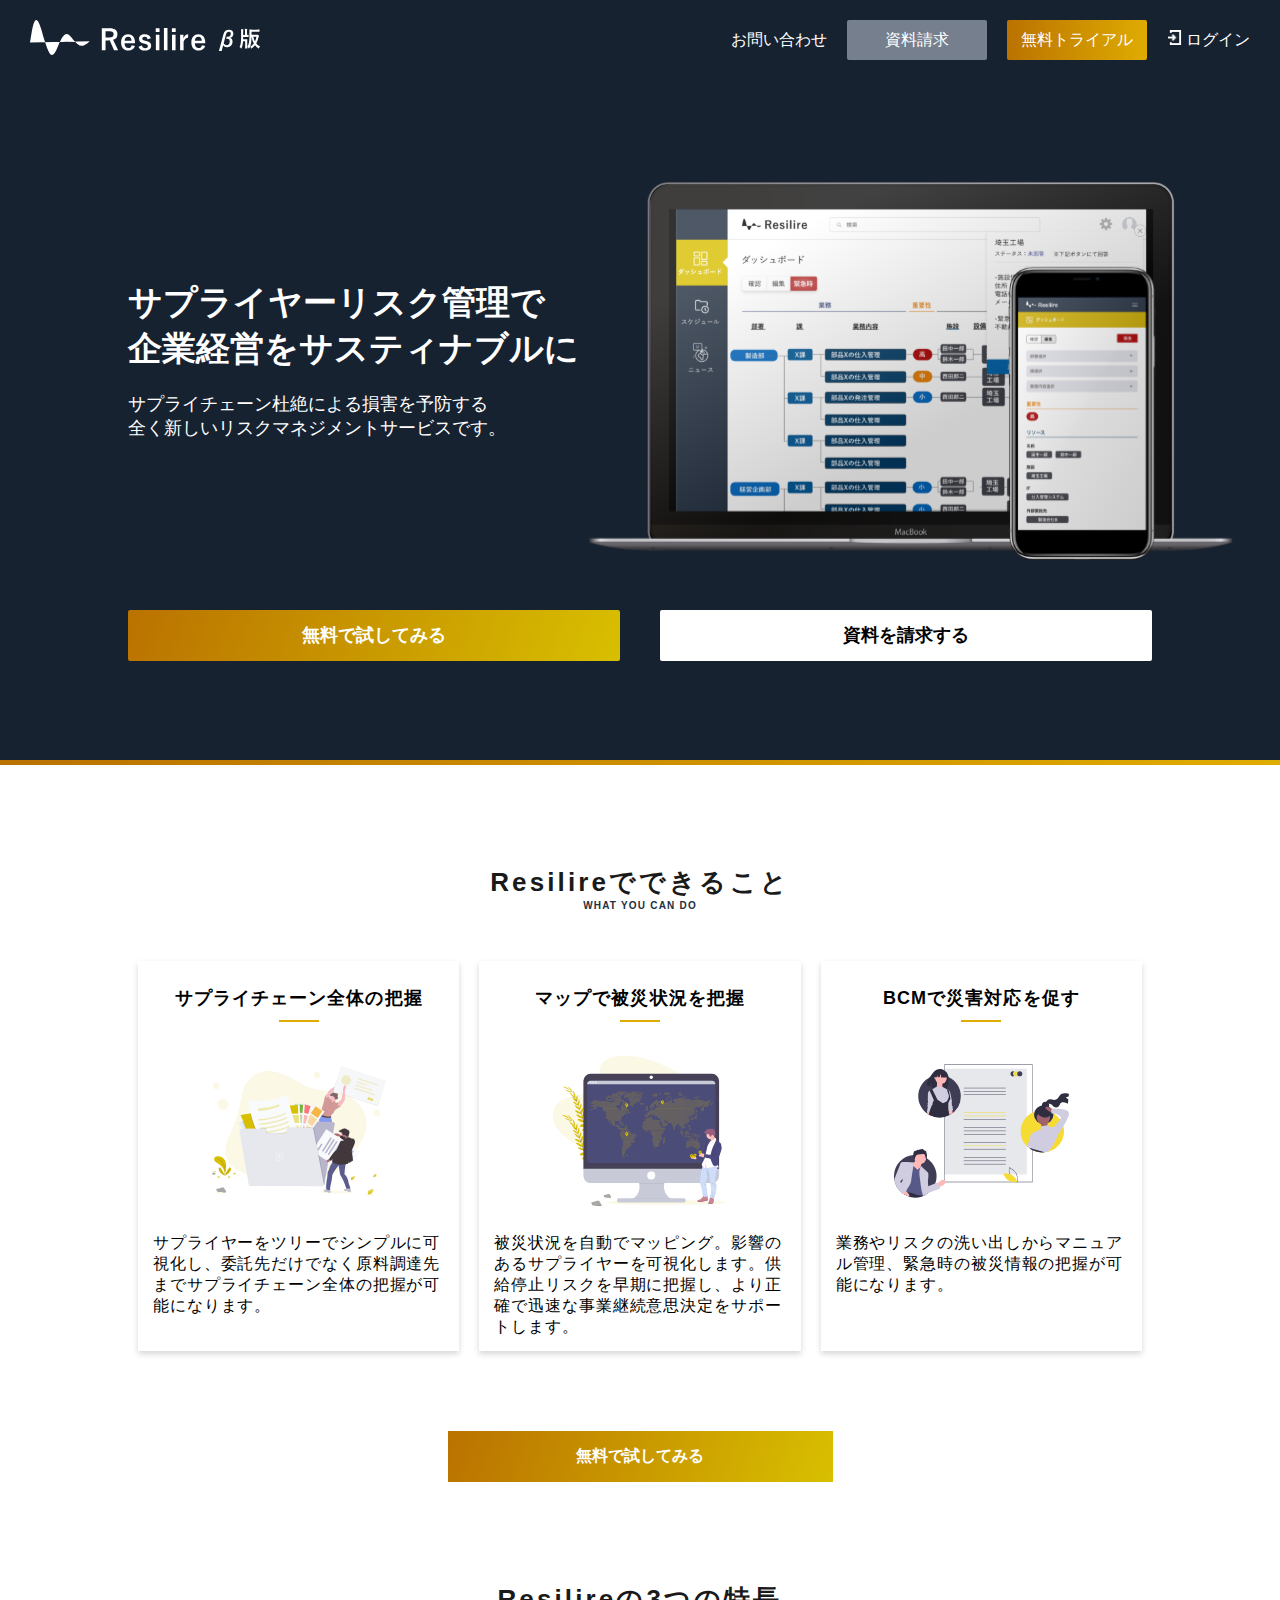
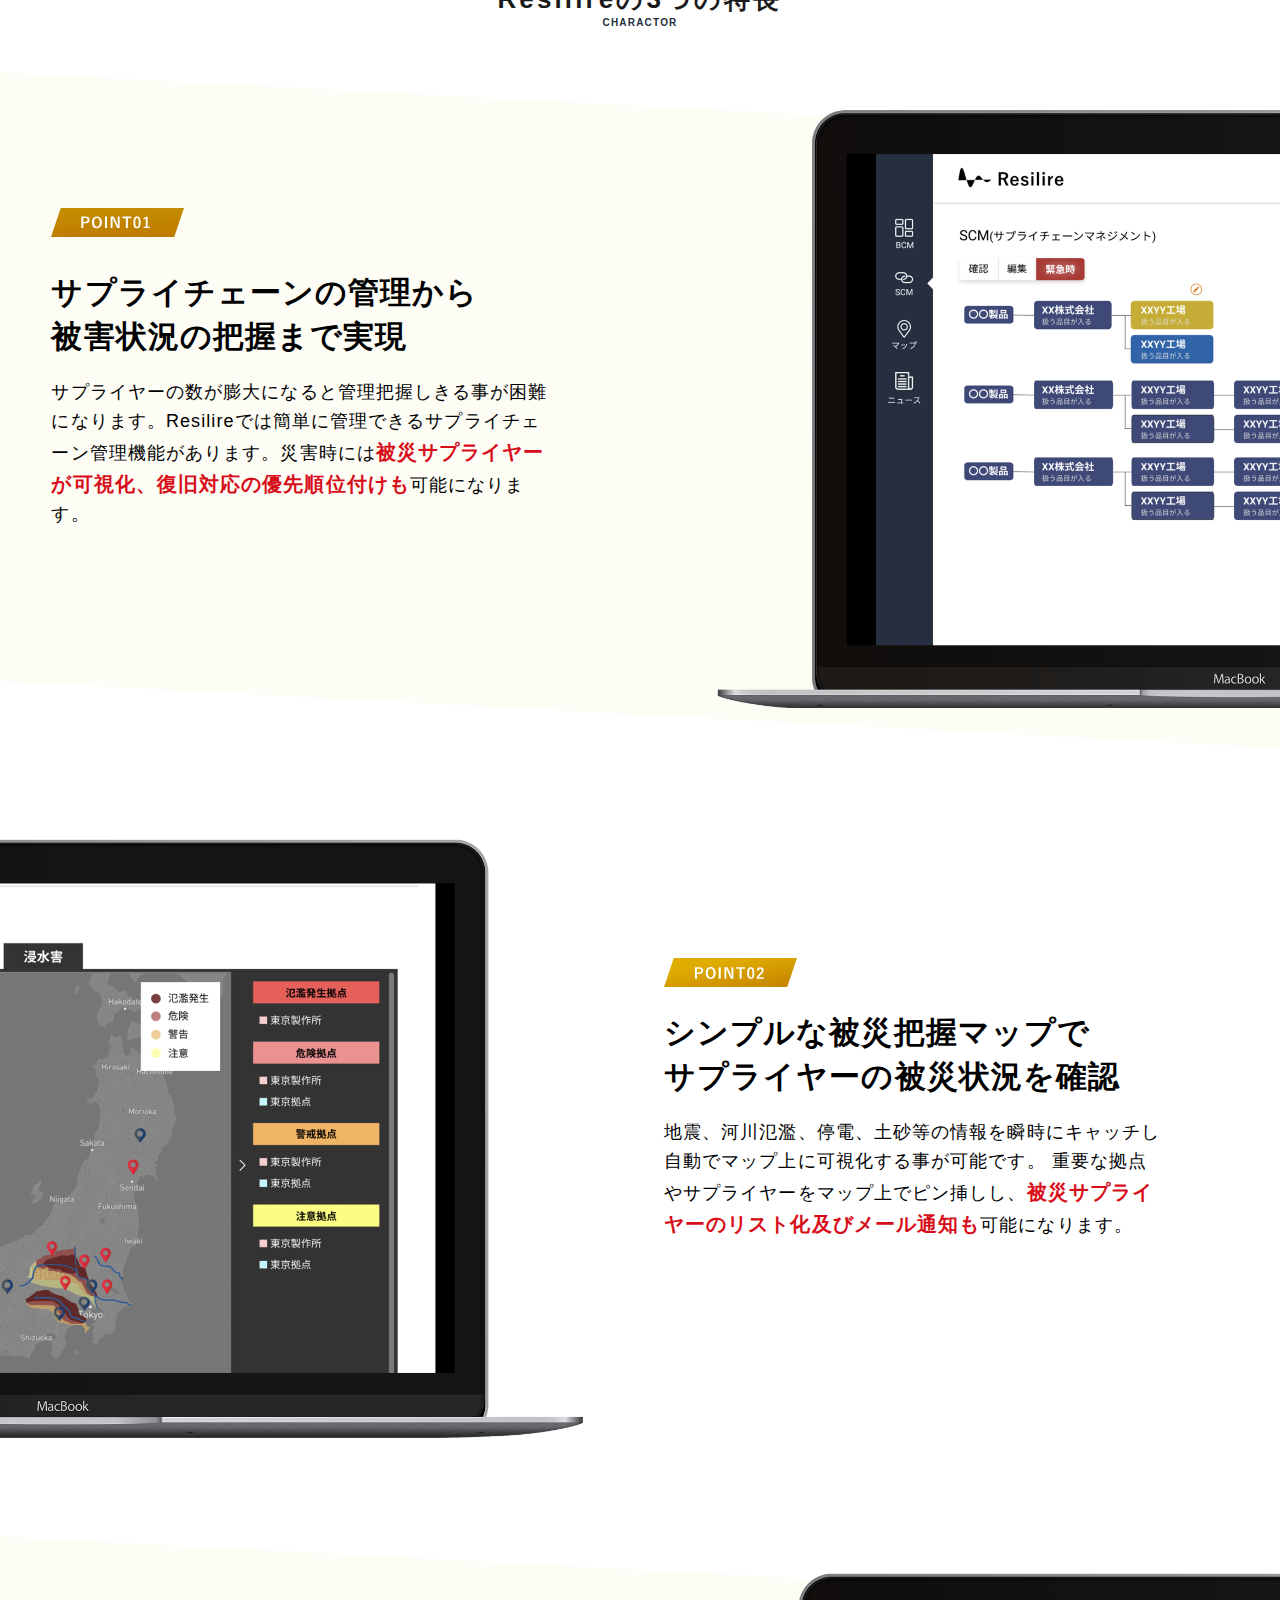
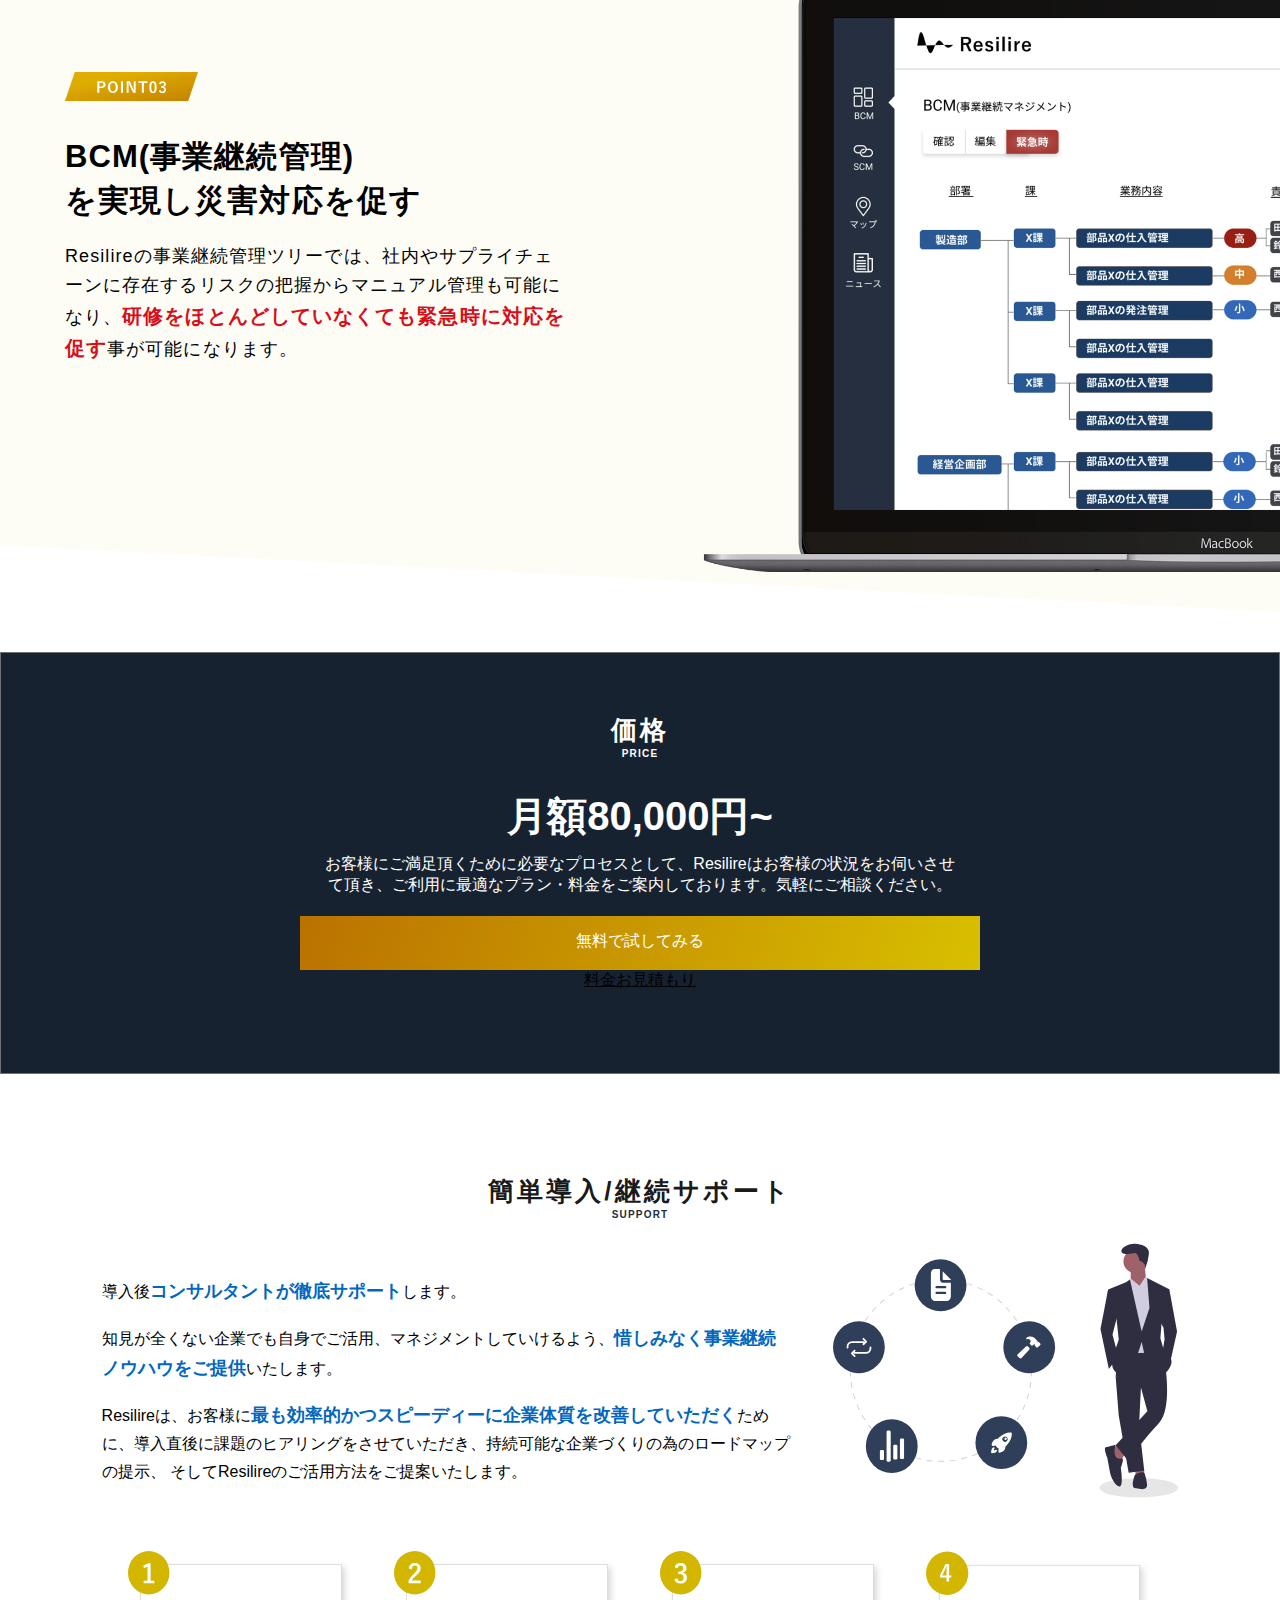
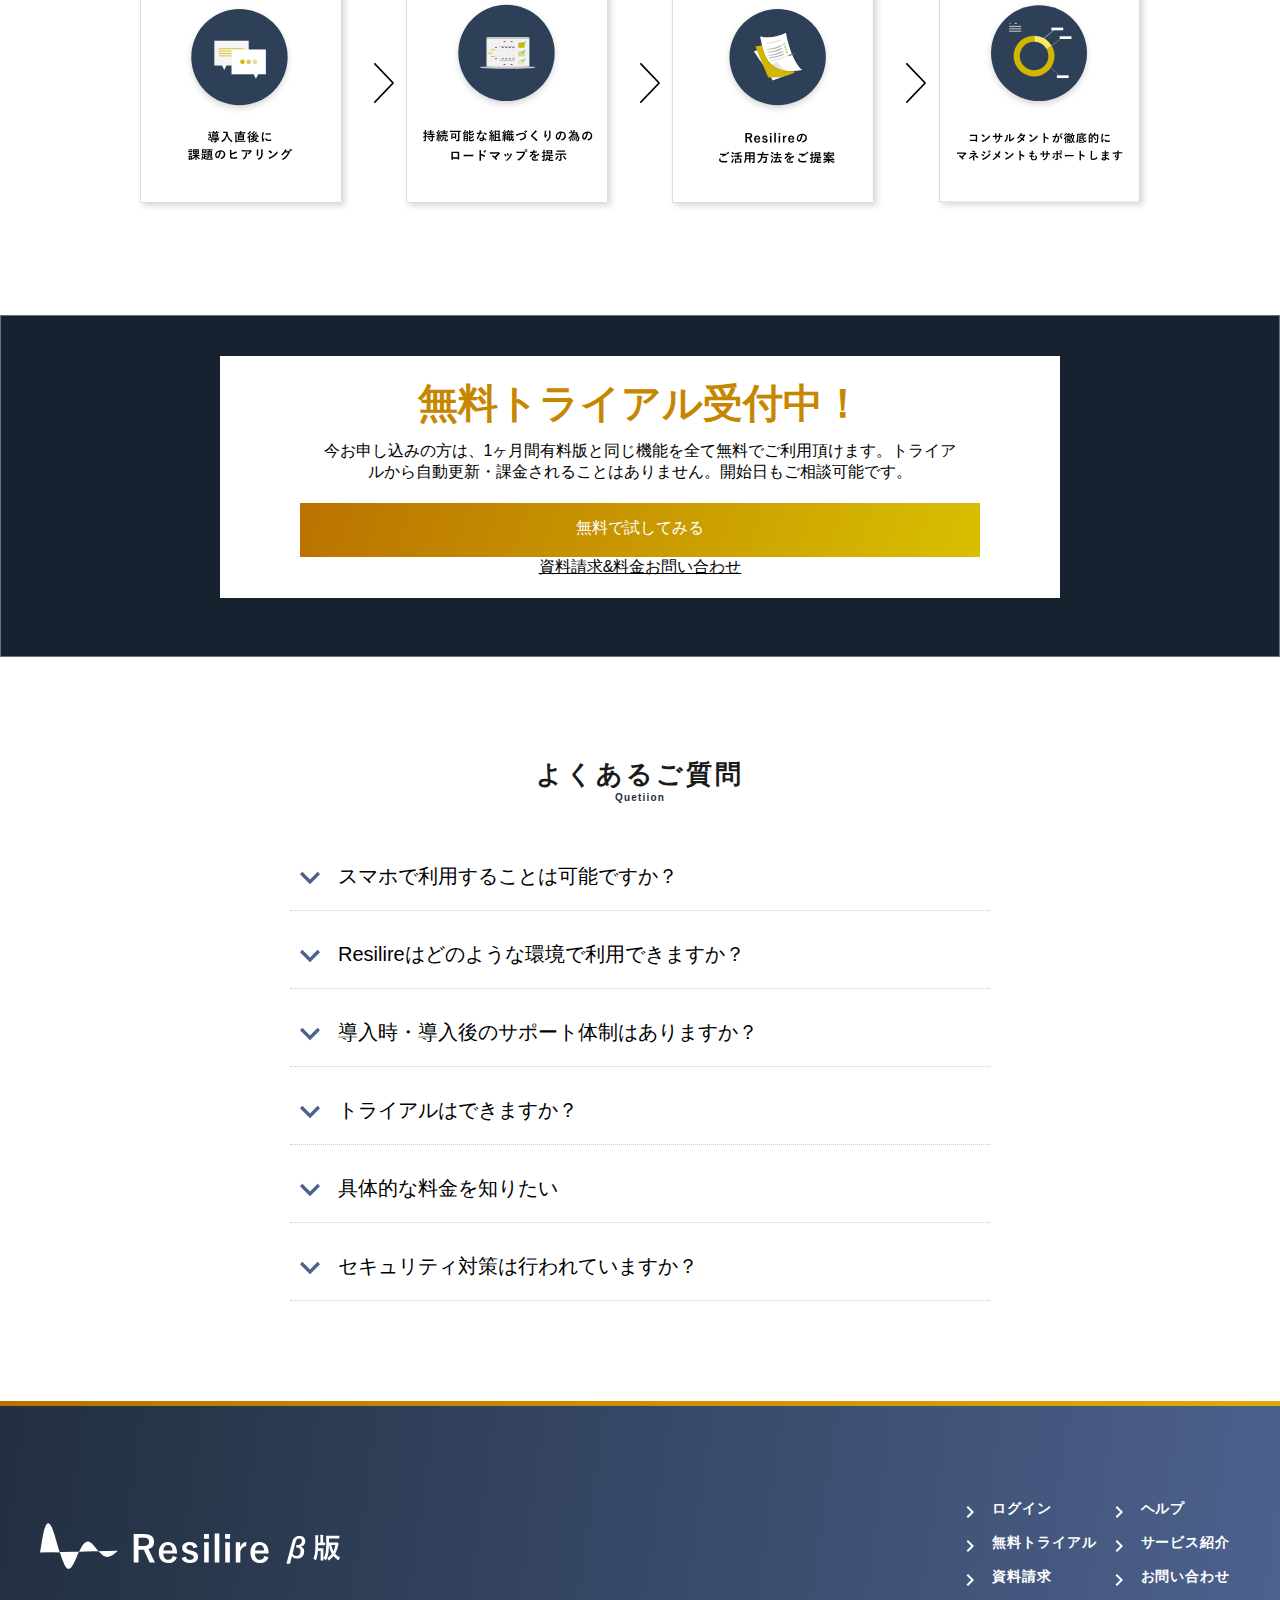
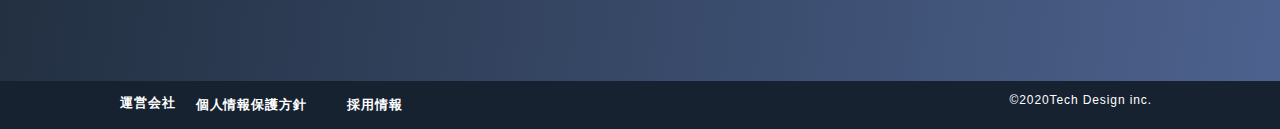
<file: index.html>
<!DOCTYPE html>
<html>

<head>
  <meta charset="UTF-8" />
  <meta name="viewport" content="width=device-width, initial-scale=1" />
  <title>Resilire｜法人向けクラウド危機管理サービス</title>
  <meta property="og:title" content="Resilire｜法人向けクラウド危機管理サービス" />
  <meta property="og:type" content="website" />
  <meta property="og:url" content="https://resilire.jp/" />
  <meta property="og:image" content="images/resilire-ogp.png" />
  <meta property="og:site_name" content="Resilire｜法人向けクラウド危機管理サービス" />
  <meta property="og:description" content="Resilireは、SCRM、BCM、被災状況の把握、緊急時の情報整理・意思決定まで担う全く新しいオールインワンの事業継続プラットフォームです。" />
  <meta name="twitter:card" content="summary_large_image" />
  <link rel="icon" href="images/favicon.png" />
  <link rel="stylesheet" type="text/css" href="index.css" />
</head>

<body>
  <!-- header-->
  <header class="header">
    <div class="header-sp">
      <a href="index.html"><img class="header-logo" src="images/resilire-logo-β.svg"></img></a>
      <a class="menu">
        <span class="btn-menu"></span>
      </a>
    </div>
    <ul class="nav">
      <li class="item">
        <a href="https://share.hsforms.com/1M4oopHg-TWaKRBLiEfhtew484ro" style="text-decoration: none;">お問い合わせ</a>
      </li>
      <li class="item">
        <a href="https://share.hsforms.com/162EQRY5iSzGAqoZGnN04Vg484ro" style="text-decoration: none;">
          <div class="header-button02">資料請求</div>
        </a>
      </li>
      <li class="item">
        <a href="https://share.hsforms.com/1tI0YrOTpTwqFd8egTirTyQ484ro" style="text-decoration: none;">
          <div class="header-button">無料トライアル</div>
        </a>
      </li>
      <li class="item">
        <a href="https://resilire.jp/login" style="text-decoration: none;"><img src="images/login.png" width="15"
            height="15"></img>
          ログイン
        </a>
      </li>
    </ul>
  </header>

  <!-- first-view -->
  <article class="container">
    <div class="mainvisial-section">
      <div class='inner01'>
        <div class="main-mozi">
          <div class="title">サプライヤーリスク管理で<br>企業経営をサスティナブルに</div>
          <div class="subtitle">サプライチェーン杜絶による損害を予防する<br>全く新しいリスクマネジメントサービスです。</div>
        </div>
        <img src="images/mainvisial.svg" class="mainvisial-svg" width="620" height="380" alt="サービスUIの写真"></img>
      </div>
      <div class="mainvisial-inner">
        <a class="button01" href="https://share.hsforms.com/1tI0YrOTpTwqFd8egTirTyQ484ro">無料で試してみる</a>
        <a class="button02"
          href="https://docs.google.com/forms/d/1WwXijV4WaDQ0M7jYwO-o0vU6Pp_mohp0nWQlf0baqkM/edit">資料を請求する</a>
      </div>
    </div>
  </article>
  <div class="mainvisial-under"></div>

  <!--contents01 Resilireでできること-->
  <article>
    <div class="contents-title">Resilireでできること</div>
    <div class="contents-subtitle">WHAT YOU CAN DO</div>

    <div class="contents01-inner">

      <section class="can-content">
        <div class="can01-title">サプライチェーン全体の把握</div>
        <div class="sen"></div>
        <img src="images/charactor01.svg" width="60%" height="60%"></img>
        <div class="can01-subtitle">サプライヤーをツリーでシンプルに可視化し、委託先だけでなく原料調達先までサプライチェーン全体の把握が可能になります。</div>
      </section>

      <section class="can-content">
        <div class="can01-title">マップで被災状況を把握</div>
        <div class="sen"></div>
        <img src="images/charactor02.svg" width="60%" height="60%"></img>
        <div class="can01-subtitle">
          被災状況を自動でマッピング。影響のあるサプライヤーを可視化します。供給停止リスクを早期に把握し、より正確で迅速な事業継続意思決定をサポートします。</div>
      </section>

      <section class="can-content">
        <div class="can01-title">BCMで災害対応を促す</div>
        <div class="sen"></div>
        <img src="images/charactor03.svg" width="60%" height="60%"></img>
        <div class="can01-subtitle">業務やリスクの洗い出しからマニュアル管理、緊急時の被災情報の把握が可能になります。</div>
      </section>

    </div>
    <div class="button03">
      <a class="none" href="https://share.hsforms.com/1tI0YrOTpTwqFd8egTirTyQ484ro">無料で試してみる</a>
    </div>
  </article>

  <!--contents02(point01)-->
  <article>
    <div class="contents-title">Resilireの3つの特長</div>
    <div class="contents-subtitle">CHARACTOR</div>
    <div class="contents">
      <div class='point01-inner'>

        <section>
          <div class="point-left">
            <img class="point01" src="images/point01.svg"></img>
            <div class="charactorleft-title">サプライチェーンの管理から
              <br>被害状況の把握まで実現</div>
            <div class="charactorleft-subtitle">
              サプライヤーの数が膨大になると管理把握しきる事が困難になります。Resilireでは簡単に管理できるサプライチェーン管理機能があります。災害時には<a
                class="font-impact">被災サプライヤーが可視化、復旧対応の優先順位付けも</a>可能になります。
            </div>
          </div>
        </section>
        <img class="ui01" src="images/scm.svg" width="1200" height="600" alt="サービスUIの写真"></img>
      </div>

    </div>
  </article>

  <!--contents03(point02)-->
  <article>
    <div class='contents03-inner02'>

      <section>
        <img class="ui02" src="images/map.svg" width="1200" height="600" alt="サービスUIの写真"></img>
      </section>

      <section>
        <div class="point-right">
          <img class="point02" src="images/point02.svg"></img>
          <div class="charactorright-title">シンプルな被災把握マップで
            <br>サプライヤーの被災状況を確認</div>
          <div class="charactorright-subtitle">
            地震、河川氾濫、停電、土砂等の情報を瞬時にキャッチし自動でマップ上に可視化する事が可能です。
            重要な拠点やサプライヤーをマップ上でピン挿しし、<a class="font-impact">被災サプライヤーのリスト化及びメール通知も</a>可能になります。
          </div>
      </section>

    </div>
  </article>

  <!--contents04(point03)-->
  <article>
    <div class="contents">
      <div class='point03-inner'>
        <section>
          <div class="point-left">
            <img class="point01" src="images/point03.svg"></img>
            <div class="charactorleft-title">BCM(事業継続管理)<br>を実現し災害対応を促す</div>
            <div class="charactorleft-subtitle">
              Resilireの事業継続管理ツリーでは、社内やサプライチェーンに存在するリスクの把握からマニュアル管理も可能になり、<a
                class="font-impact">研修をほとんどしていなくても緊急時に対応を促す</a>事が可能になります。
            </div>
          </div>
        </section>
        <img class="ui01" src="images/ui01.svg" width="1200px" height="600px" alt="サービスUIの写真"></img>
      </div>

    </div>
  </article>

  <article>
    <div class="closing01">
      <div class='traial-closing01'>
        <div class="contents-title-white">価格</div>
        <div class="contents-subtitle01">PRICE</div>
        <div class="title-closing01">月額80,000円~</div>

        <p class="trial-detail01">
          お客様にご満足頂くために必要なプロセスとして、Resilireはお客様の状況をお伺いさせて頂き、ご利用に最適なプラン・料金をご案内しております。気軽にご相談ください。</p>
        <div class="button-closing">
          <a class="none" href="https://share.hsforms.com/1tI0YrOTpTwqFd8egTirTyQ484ro">無料で試してみる</a>
        </div>
        <a class="contact-closing " href="">料金お見積もり</a>
      </div>

    </div>
  </article>

  <!--導入サポート-->

  <div class="contents-title-support">簡単導入/継続サポート</div>
  <div class="contents-subtitle">SUPPORT</div>

  <div class="support-messagge-innner">
    <div class="support-message">
      <p>導入後<span>コンサルタントが徹底サポート</span>します。</p>
      <p>知見が全くない企業でも自身でご活用、マネジメントしていけるよう、<span>惜しみなく事業継続ノウハウをご提供</span>いたします。</p>

      <p>
        Resilireは、お客様に<span>最も効率的かつスピーディーに企業体質を改善していただく</span>ために、導入直後に課題のヒアリングをさせていただき、持続可能な企業づくりの為のロードマップの提示、
        そしてResilireのご活用方法をご提案いたします。</p>
    </div>
    <img src="images/support-image.svg" class="support-image"></img>
  </div>

  <!--導入後step-->
  <div class="step-inner">
    <img src="images/step01.svg" class="step-sp">
    <img src="images/right.svg" class="step-yazirusi">
    <img src="images/step02.svg" class="step-sp">
    <img src="images/right.svg" class="step-yazirusi">
    <img src="images/step03.svg" class="step-sp">
    <img src="images/right.svg" class="step-yazirusi">
    <img src="images/step04.svg" class="step-sp">

  </div>

  <!--contents05-->
  <article class="company-interview">
    <div class="contents-title06">導入企業インタビュー</div>
    <div class="contents-subtitle">Interview</div>
    <div class="inner02-1">
      <section>
        <div class="interview01">
          <img src="images/test-photo.jpeg" width="320px" height="220px"></img>
          <p>株式会社Tech Design</p>
          <div class="interview-title">重要課題の特定、持続的成長に</div>
          <div class="interview-border"></div>
          <div class="interview-subtitle">Resilireが社内の共通言語に。
            <br>意思決定のスピードが向上しました。</div>
        </div>
      </section>
      <section>
        <div class="interview01">
          <img src="images/test-photo.jpeg" width="320px" height="220px"></img>
          <p>株式会社Tech Design</p>
          <div class="interview-title">重要課題の特定、持続的成長に</div>
          <div class="interview-border"></div>
          <div class="interview-subtitle">Resilireが社内の共通言語に。
            <br>意思決定のスピードが向上しました。</div>
        </div>
      </section>
    </div>
    <div href="errai.com/contact" class="button-interview">他の導入事例を見る</div>
  </article>
  <!--contents06-->
  <article>
    <div class="price-section">
      <div class="contents-title06">料金プラン</div>
      <div class="contents-subtitle">Price</div>
      <div class="price-table">
        <div class="inner03">
          <section>
            <div class="plan lite-plan">
              <div class="plan-head">
                <h2>
                  <span class="small-title">Lite</span><br>ライトプラン
                </h2>
                <p>小規模の企業向け</p>
                <p>
                  <a href="errai.com/contact" class="btn-plan03-1">お見積もり</a>
                </p>
                <p class="subtitle-plan">従業員が50名以下の企業はこちら</p>
              </div>
              <table class="plan-table">
                <tbody>
                  <tr>
                    <th>組織ツリー作成</th>
                    <td><img src="images/check.svg" width="20" height="20" alt="check icon"></img></td>
                  </tr>
                  <tr>
                    <th>初動対応マニュアル作成</th>
                    <td><img src="images/check.svg" width="20" height="20" alt="chexk icon"></img></td>
                  </tr>
                  <tr>
                    <th>業務リスク特定</th>
                    <td><img src="images/check.svg" width="20" height="20" alt="chexk icon"></img></td>
                  </tr>
                  <tr>
                    <th>緊急時状況把握ダッシュボード</th>
                    <td><img src="images/check.svg" width="20" height="20" alt="chexk icon"></img></td>
                  </tr>
                  <tr>
                    <th>災害対応情報レコメンド</th>
                    <td><img src="images/check.svg" width="20" height="20" alt="chexk icon"></img></td>
                  </tr>
                  <tr>
                    <th>スケジュール管理</th>
                    <td><img src="images/check.svg" width="20" height="20" alt="chexk icon"></img></td>
                  </tr>
                  <tr>
                    <th>チャットサポート</th>
                    <td><img src="images/check.svg" width="20" height="20" alt="chexk icon"></img></td>
                  </tr>
                  <tr>
                    <th>専任担当者</th>
                    <td></td>
                  </tr>
                  </tr>
                  <tr>

                    <th>
                      コンサルティングサポート
                    <td>
                      <a class="blue">月2hまで</a>
                    </td>
            </div>
            </tr>
            </tbody>

            </table>
            <a href="https://share.hsforms.com/1tI0YrOTpTwqFd8egTirTyQ484ro" class="btn-plan">無料で試してみる</a>

          </section>

          <section>
            <div class="plan standard-plan">
              <div class="plan-head">
                <h2>
                  <span class="small-title">Standard</span><br>スタンダードプラン
                </h2>
                <p>中規模の企業向け</p>
                <p>
                  <a href="https://docs.google.com/forms/d/1PEQQhpe4OYrG_BQXIquHPudDnL5QI5PIplGnlCwPCtI/edit"
                    class="btn-plan03-1">お見積もり</a>
                </p>
                <p class="subtitle-plan">従業員が51名以上の企業はこちら</p>
              </div>
              <table class="plan-table">
                <tbody>
                  <tr>
                    <div class="tbody-inner">
                      <th>組織ツリー作成</th>
                      <td><img src="images/check.svg" width="20" height="20" alt="check icon"></img></td>
                    </div>
                  </tr>
                  <tr>
                    <th>初動対応マニュアル作成</th>
                    <td><img src="images/check.svg" width="20" height="20" alt="chexk icon"></img></td>
                  </tr>
                  <tr>
                    <th>業務リスク特定</th>
                    <td><img src="images/check.svg" width="20" height="20" alt="chexk icon"></img></td>
                  </tr>
                  <tr>
                    <th>緊急時状況把握ダッシュボード</th>
                    <td><img src="images/check.svg" width="20" height="20" alt="chexk icon"></img></td>
                  </tr>
                  <tr>
                    <th>災害対応情報レコメンド</th>
                    <td><img src="images/check.svg" width="20" height="20" alt="chexk icon"></img></td>
                  </tr>
                  <tr>
                    <th>スケジュール管理</th>
                    <td><img src="images/check.svg" width="20" height="20" alt="chexk icon"></img></td>
                  </tr>
                  <tr>
                    <th>チャットサポート</th>
                    <td><img src="images/check.svg" width="20" height="20" alt="chexk icon"></img></td>
                  </tr>
                  <tr>
                    <th>専任担当者</th>
                    <td><img src="images/check.svg" width="20" height="20" alt="chexk icon"></img></td>
                  </tr>
                  </tr>
                  <tr>
                    <th>コンサルティングサポート
                    </th>
                    <td>
                      <span class="blue">
                        月4hまで</span>
            </div>

            </a>
            </td>
            </tr>
            </tbody>

            </table>
            <a href="https://share.hsforms.com/162EQRY5iSzGAqoZGnN04Vg484ro" class="btn-plan02">無料で試してみる</a>
          </section>


          <section>
            <div class="plan enterprice-plan">
              <div class="plan-head">
                <h2>
                  <span class="small-title">Enterprice</span><br>エンタープライズプラン
                </h2>
                <p>大規模の企業向け</p>
                <p>
                  <a href="https://docs.google.com/forms/d/1PEQQhpe4OYrG_BQXIquHPudDnL5QI5PIplGnlCwPCtI/edit"
                    class="btn-plan03-1">詳しい話を聞く</a>
                </p>
                <p class="subtitle-plan">※現在準備中です</p>
              </div>
              <table class="plan-table">
                <tbody>
                  <tr>
                    <th>組織ツリー作成</th>
                    <td><img src="images/check.svg" width="20" height="20" alt="check icon"></img></td>
                  </tr>
                  <tr>
                    <th>初動対応マニュアル作成</th>
                    <td><img src="images/check.svg" width="20" height="20" alt="chexk icon"></img></td>
                  </tr>
                  <tr>
                    <th>業務リスク特定</th>
                    <td><img src="images/check.svg" width="20" height="20" alt="chexk icon"></img></td>
                  </tr>
                  <tr>
                    <th>緊急時状況把握ダッシュボード</th>
                    <td><img src="images/check.svg" width="20" height="20" alt="chexk icon"></img></td>
                  </tr>
                  <tr>
                    <th>災害対応情報レコメンド</th>
                    <td><img src="images/check.svg" width="20" height="20" alt="chexk icon"></img></td>
                  </tr>
                  <tr>
                    <th>スケジュール管理</th>
                    <td><img src="images/check.svg" width="20" height="20" alt="chexk icon"></img></td>
                  </tr>
                  <tr>
                    <th>チャットサポート</th>
                    <td><img src="images/check.svg" width="20" height="20" alt="chexk icon"></img></td>
                  </tr>
                  <tr>
                    <th>専任担当者</th>
                    <td><img src="images/check.svg" width="20" height="20" alt="chexk icon"></img></td>
                  </tr>
                  </tr>
                  <tr>
                    <th>コンサルティングサポート
                    </th>
                    <td>
                      <span class="blue">
                        要相談</span>
                      </a>
                    </td>
                  </tr>
                </tbody>

              </table>
              <a href="https://docs.google.com/forms/d/1PEQQhpe4OYrG_BQXIquHPudDnL5QI5PIplGnlCwPCtI/edit"
                class="btn-plan03">詳しい話を聞く</a>
            </div>
          </section>
        </div>
      </div>
    </div>

    </div>
    </div>


  </article>

  <!--contents08-->
  <article>
    <div class="closing">
      <div class='traial-closing'>
        <div class="title-closing">無料トライアル受付中！</div>
        <p class="trial-detail">今お申し込みの方は、1ヶ月間有料版と同じ機能を全て無料でご利用頂けます。トライアルから自動更新・課金されることはありません。開始日もご相談可能です。</p>
        <div class="button-closing">
          <a class="none" href="https://share.hsforms.com/1tI0YrOTpTwqFd8egTirTyQ484ro">無料で試してみる</a>
        </div>
        <a class="contact-closing" href="https://share.hsforms.com/162EQRY5iSzGAqoZGnN04Vg484ro">資料請求&料金お問い合わせ</a>
      </div>

    </div>

  </article>

  <!--contents09 よくあるご質問-->
  <article>
    <div class="contents-title06">よくあるご質問</div>
    <div class="contents-subtitle">Quetiion</div>

    <div class="cp_qa">
      <div class="cp_actab">
        <input id="cp_tabfour021" type="checkbox" name="tabs">
        <div class="cp_plus"><img src="images/down-arrow.svg" width="20" height="20" alt="down icon"></img></div>
        <label for="cp_tabfour021">スマホで利用することは可能ですか？</label>
        <div class="cp_actab-content">Resilireは、現在スマホ対応をしておりません。随時スマホ対応予定です。</div>
      </div>

      <div class="cp_actab">
        <input id="cp_tabfour022" type="checkbox" name="tabs">
        <div class="cp_plus"><img src="images/down-arrow.svg" width="20" height="20" alt="down icon"></img></div>
        <label for="cp_tabfour022">Resilireはどのような環境で利用できますか？
        </label>
        <div class="cp_actab-content">Resilireはインターネット環境さえあれば、時間・場所問わずPCのブラウザ上でご利用いただけます。
          インストール等は必要なく、ブラウザ画面上でログインしていただければご利用可能です。<br><br>
          具体的な推奨環境につきましては以下になります。<br><br>
          ■推薦ブラウザ<br>
          推奨ウェブブラウザ以外でのご利用や、推奨ウェブブラウザでもお客さまの設定によっては、
          ご利用できない場合や正しく表示されない場合があります。<br>
          ・Google Chrome 最新版<br>
          ・Mozilla Firefox 最新版<br>
          ・Microsoft Edge 最新版
        </div>
      </div>

      <div class="cp_actab">
        <input id="cp_tabfour023" type="checkbox" name="tabs">
        <div class="cp_plus"><img src="images/down-arrow.svg" width="20" height="20" alt="down icon"></img></div>
        <label for="cp_tabfour023">導入時・導入後のサポート体制はありますか？</label>
        <div class="cp_actab-content">導入時のサポートや研修などの導入支援、および通常利用時のコンサルティング・サポートサービスをご用意しております。企業様毎の特別研修等のご相談も承っております。
        </div>
      </div>

      <div class="cp_actab">
        <input id="cp_tabfour024" type="checkbox" name="tabs">
        <div class="cp_plus"><img src="images/down-arrow.svg" width="20" height="20" alt="down icon"></img></div>
        <label for="cp_tabfour024">トライアルはできますか？</label>
        <div class="cp_actab-content">1ヶ月間無料トライアルを行なっていただけます。<a
            href="https://share.hsforms.com/1tI0YrOTpTwqFd8egTirTyQ484ro">
            <font color="black">こちら</font>
          </a>よりお申込みください。
          1営業日以内に担当よりトライアルアカウントのご案内をいたします。<br><br>※開始日のご希望がある方は担当にご相談ください。
          <br><br>有料版と同じ機能を全て無料でご利用頂けます。トライアルから自動更新・課金されることはありません。
        </div>
      </div>

      <div class="cp_actab">
        <input id="cp_tabfour025" type="checkbox" name="tabs">
        <div class="cp_plus"><img src="images/down-arrow.svg" width="20" height="20" alt="down icon"></img></div>
        <label for="cp_tabfour025">具体的な料金を知りたい</label>
        <div class="cp_actab-content">
          導入後お客様にご満足いただくために必要なプロセスとして、Resilireはお客様の状況をお伺いさせていただき、ご利用に最適なプラン・料金をご案内しております。<br><br>見積もり依頼は<a
            href="https://share.hsforms.com/1M4oopHg-TWaKRBLiEfhtew484ro">
            <font color="black">こちら</font>
          </a>より要件に[見積り依頼]とご記入の上お問い合わせください。
        </div>
      </div>

      <div class="cp_actab">
        <input id="cp_tabfour026" type="checkbox" name="tabs">
        <div class="cp_plus"><img src="images/down-arrow.svg" width="20" height="20" alt="down icon"></img></div>
        <label for="cp_tabfour026">セキュリティ対策は行われていますか？</label>
        <div class="cp_actab-content">
          お客様の大切なデータを扱う企業として、Resilireではセキュリティ対策に万全を期し安全性の確保に取り組んでいます。具体的に取り組みとしては二つあります。<br><br>

          ①国内の災害を想定して、データセンターを分散させています。<br>国外にメインサーバーを設置し、国内の複数箇所にも設置しています。いずれもGoogle Cloud
          Platform（GCP）のデータセンターを利用しています。GCPは、世界最高水準のセキュリティ誇っており、国内外の金融機関や米国政府なども利用しています。<br><br>
          ②WAFの導入を行っております。<br>WAF（Web Application
          Firewall）は、SQLインジェクションやクロスサイトスクリプティング(XSS)をはじめとした不正侵入による情報漏えいやWebサイト改ざんなどを防ぐファイアウォールです。
          WAFは、従来のFW（ファイアウォール）やIDS/IPSでは防ぐ事ができない攻撃にも対応します。
        </div>
      </div>

    </div>
  </article>

  <!--footer contents-->
  <footer>
    <div class="footer-contents">
      <div class="mainvisial-under"></div>
      <div class="inner-footer">
        <img src="images/resilire-logo-β.svg" width="300" height="60" alt="logo" class="footer-logo"></img>
        <section class="section-footer">
          <div class="footer-menu-contents02">
            <div>
              <a href="https://resilire.jp/login" class="menu01"><img src="images/migi-icon.svg" width="24px"
                  height="24px"></img>
                <p class="footer-menu-contents">ログイン</p>
              </a>
              <a href="https://share.hsforms.com/1tI0YrOTpTwqFd8egTirTyQ484ro" class="menu01"><img
                  src="images/migi-icon.svg" width="24px" height="24px"></img>
                <p class="footer-menu-contents">無料トライアル</p>
              </a>
              <a href="https://share.hsforms.com/162EQRY5iSzGAqoZGnN04Vg484ro" class="menu01"><img
                  src="images/migi-icon.svg" width="24px" height="24px"></img>
                <p class="request.html">資料請求</p>
              </a>
            </div>
            <div>
              <a href="https://errai.jp/login/" class="menu01"><img src="images/migi-icon.svg" width="24px"
                  height="24px"></img>
                <p class="footer-menu-contents">ヘルプ</p>
              </a>
              <a href="/" class="menu01"><img src="images/migi-icon.svg" width="24px" height="24px"></img>
                <p class="footer-menu-contents">サービス紹介</p>
              </a>
              <a href="https://share.hsforms.com/1M4oopHg-TWaKRBLiEfhtew484ro" class="menu01"><img
                  src="images/migi-icon.svg" width="24px" height="24px"></img>
                <p class="request.html">お問い合わせ</p>
              </a>
            </div>
        </section>
      </div>
    </div>
    <div class="footer-contents02">
      <div class="footer-inner">
        <div class="footer-contents-left">
          <div class="inner-footer02">
            <a href="https://tech-design.co.jp" class="menu02">
              <p class="https://tech-design.co.jp">運営会社</p>
            </a>
            <a href="resilire_privacy.pdf" class="menu02">
              <p class="footer-menu02">個人情報保護方針</p>
            </a>
            <a href="" class="menu02">
              <p class="footer-menu02">採用情報</p>
            </a>
          </div>
        </div>
        <div class="footer-contents-right">
          <div class="menu03">
            <p>©︎2020Tech Design inc.</p>
          </div>
        </div>
      </div>
    </div>
    </div>
  </footer>

  <script type="text/javascript" src="header.js"></script>
</body>

</html>
</file>
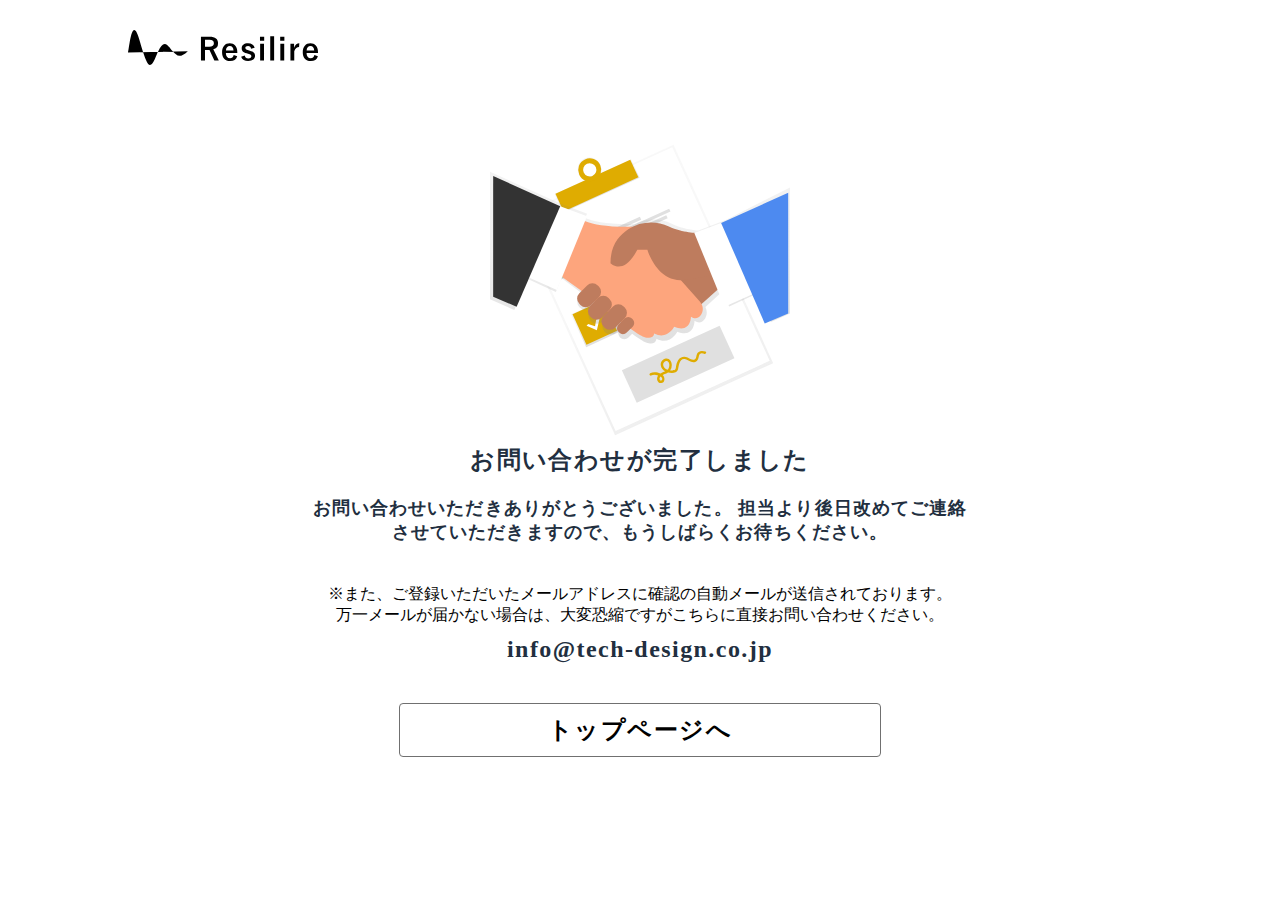
<file: contact-thanks.html>
<!DOCTYPE html>
<html>

<head>
  <meta charset="UTF-8" />
  <link rel="stylesheet" type="text/css" href="thanks.css" />
</head>

<!--header-->
<header>
  <div class="header">
    <div class="header-inner">
      <a href="./index.html"><img class="header-logo" src="images/resilire-logo.svg"></img></a>
    </div>
  </div>
</header>

<!--main-contents-->
<div class="thanks">
  <img src="images/thanks.svg" class="thanks-img"></img>
  <div class="thanks-title">お問い合わせが完了しました</div>
  <div class="thanks-subtitle">お問い合わせいただきありがとうございました。 担当より後日改めてご連絡させていただきますので、もうしばらくお待ちください。</div>
  <div class="thanks-last">※また、ご登録いただいたメールアドレスに確認の自動メールが送信されております。<br>
    万一メールが届かない場合は、大変恐縮ですがこちらに直接お問い合わせください。</div>
  <div class="thanks-info">info@tech-design.co.jp</div>
  <div class="toppage-back"><a href="./index.html" style>トップページへ</a></div>
</div>

<body>
</file>
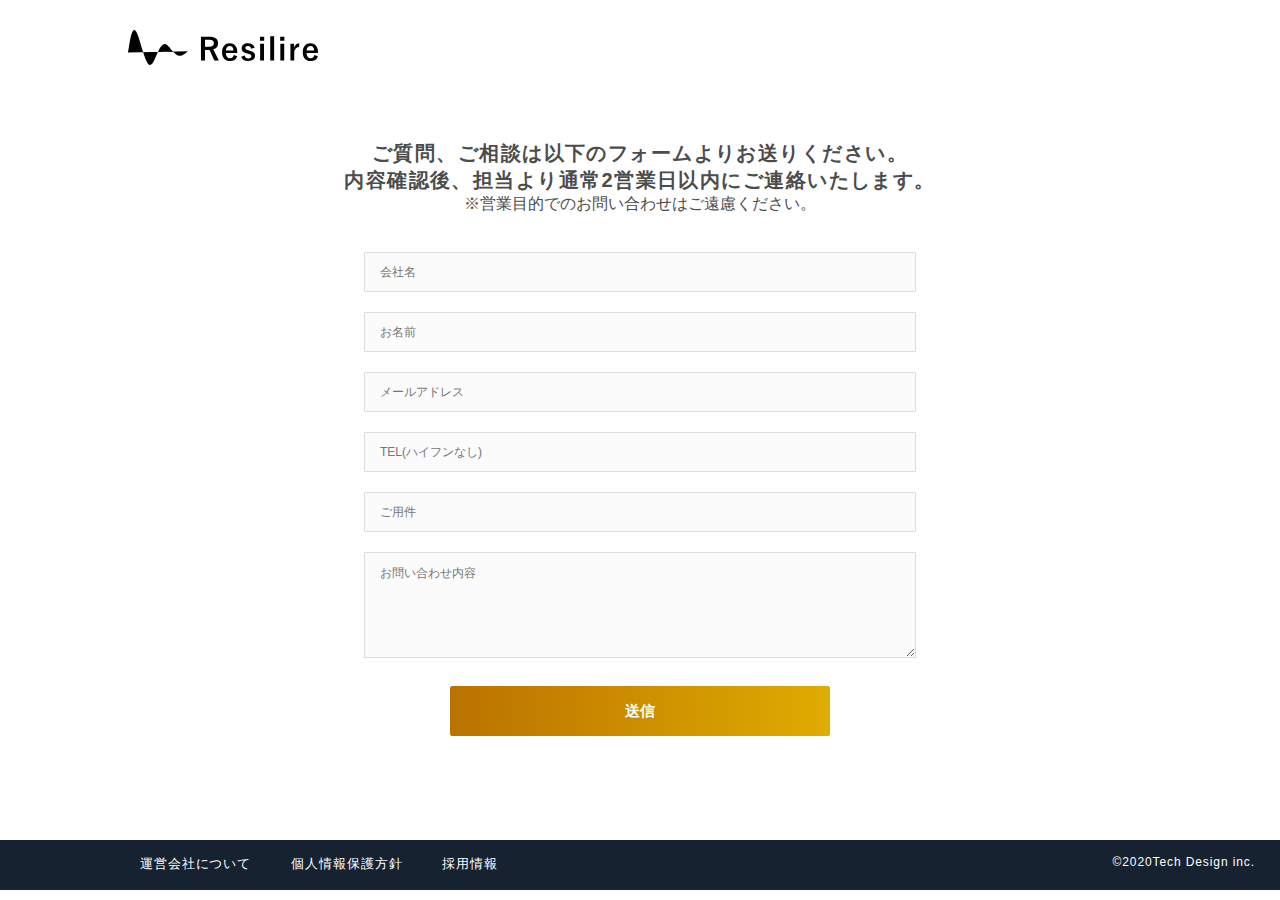
<file: contact.html>
<!DOCTYPE html>
<html>



<head>
  <meta charset="UTF-8" />
  <meta name="viewport" content="width=device-width, initial-scale=1" />
  <title>お問い合わせ｜Resilire</title>
  <meta property="og:title" content="お問い合わせ｜Resilire" />
  <meta property="og:type" content="website" />
  <meta property="og:url" content="https://resilire.jp/contact.html" />
  <meta property="og:image" content="images/ogp.svg" />
  <meta property="og:site_name" content="Resilire｜法人向けクラウド危機管理サービス" />
  <meta property="og:description"
    content="Resilireは、BCPの策定、運用、情報収集、緊急時の意思決定まで担う全く新しいリスクマネジメントサービスです。企業データと事業継続戦略を統合させる事で組織体質を改善し、サスティナブルな組織づくりに貢献します。" />
  <meta name="twitter:card" content="summary_large_image" />
  <link rel="icon" href="images/favicon.png" />
  <link rel="stylesheet" type="text/css" href="contact01.css" />
</head>


<body>
  <!--header-->
  <header>
    <div class="header">
      <div class="header-inner">
        <a href="index.html"><img class="header-logo" src="images/resilire-logo.svg"></img></a>
      </div>
    </div>
  </header>


  <!--contents-->
  <article>
    <div class="title">ご質問、ご相談は以下のフォームよりお送りください。<br>内容確認後、担当より通常2営業日以内にご連絡いたします。</div>
    <div class="subtitle">※営業目的でのお問い合わせはご遠慮ください。</div>

    <a name="contact"></a>
    <article class="contact">
      <div class="contact-form">
        <form
          action="https://docs.google.com/forms/u/0/d/e/1FAIpQLSeKeEXhLcUeC5P7ybiOcOrn9HVL-tKdw5fGn3LkA2zDpRXjDQ/formResponse"
          method="post" name="myForm" target="dummyIframe">
          <input class="contactform-contents" placeholder="会社名" type="text" name="entry.1122970705">
          <input class="contactform-contents" placeholder="お名前" type="text" name="entry.1669952034">
          <input class="contactform-contents" placeholder="メールアドレス" type="email" name="entry.644780710">
          <input class="contactform-contents" placeholder="TEL(ハイフンなし)" id="tel" name="entry.688417561">
          <input class="contactform-contents" placeholder="ご用件" type="text" name="entry.1937345752">
          <textarea class="contactform-contents" placeholder="お問い合わせ内容" required name="entry.257417386"></textarea>
          <div class="btn-area">
            <input type="submit" value="送信" onclick="sendForm()">
          </div>
        </form>
      </div>
      <iframe name="dummyIframe" style="display:none;"></iframe>
      </div>
      <div id="thxMessage" style="display:none;">お問い合わせありがとうございました。</div>
    </article>
    <script>
      function sendForm() {
        document.myForm.submit();
        location.href = "./contact-thanks.html";
      }
    </script>

    </section>

    <!--footer-->
    <article>
      <div class="footer-contents02">
        <div class="footer-inner">
          <div class="footer-contents-left">
            <div class="inner-footer">
              <a href="https://tech-design.co.jp" class="menu02">
                <p class="footer-menu02">運営会社について</p>
              </a>

              <a href="resilire_privacy.pdf" class="menu02">
                <p class="footer-menu02">個人情報保護方針</p>
              </a>

              <a href="https://www.wantedly.com/companies/tech-design" class="menu02">
                <p class="footer-menu02">採用情報</p>
              </a>
            </div>
          </div>

          <div class="footer-contents-right">


            <div class="menu03">
              <p>©︎2020Tech Design inc.</p>
            </div>

          </div>
        </div>

      </div>
    </article>
</body>
</file>
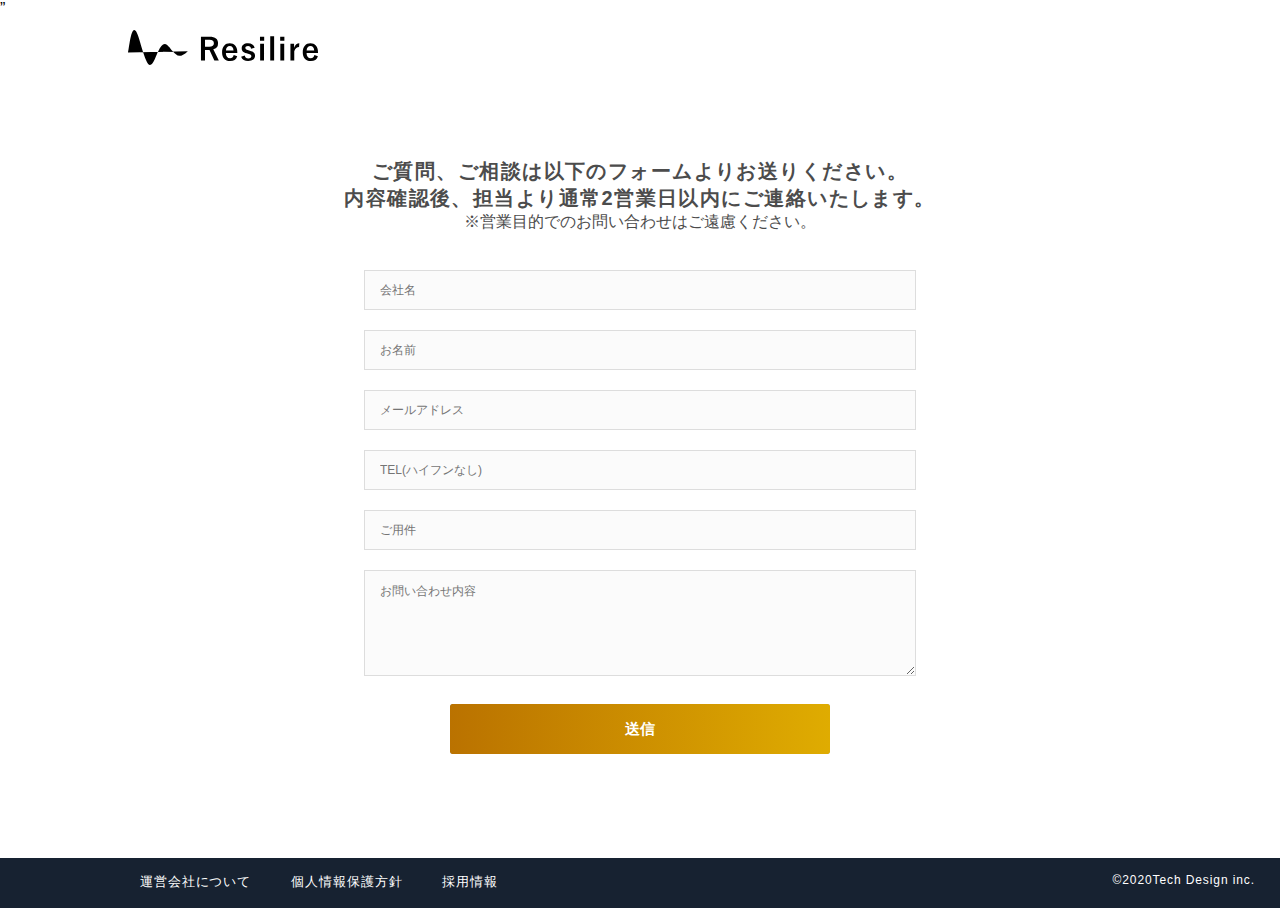
<file: contact01.html>
<!DOCTYPE html>
<html>



<head>
  <meta charset="UTF-8" />
  <meta name="viewport" content="width=device-width, initial-scale=1" />
  <title>お問い合わせ｜Resilire</title>
  <meta property="og:title" content="お問い合わせ｜Resilire" />
  <meta property="og:type" content="website" />
  <meta property="og:url" content="https://resilire.jp/contact.html" />
  <meta property="og:image" content="images/ogp.svg" />
  <meta property="og:site_name" content="Resilire｜法人向けクラウド危機管理サービス" />
  <meta property="og:description"
    content="Resilireは、BCPの策定、運用、情報収集、緊急時の意思決定まで担う全く新しいリスクマネジメントサービスです。企業データと事業継続戦略を統合させる事で組織体質を改善し、サスティナブルな組織づくりに貢献します。" />
  <meta name="twitter:card" content="summary_large_image" />
  <link rel="icon" href="images/favicon.png" />
  <link rel="stylesheet" type="text/css" href="contact01.css" />
</head>
”

<body>
  <!--header-->
  <header>
    <div class="header">
      <div class="header-inner">
        <a href="index.html"><img class="header-logo" src="images/resilire-logo.svg"></img></a>
      </div>
    </div>
  </header>
  <!--contents-->
  <article>
    <div class="title">ご質問、ご相談は以下のフォームよりお送りください。<br>内容確認後、担当より通常2営業日以内にご連絡いたします。</div>
    <div class="subtitle">※営業目的でのお問い合わせはご遠慮ください。</div>

    <a name="contact"></a>
    <article class="contact">
      <div class="contact-form">
        <form>
          <input class="contactform-contents" placeholder="会社名" type="text">
          <input class="contactform-contents" placeholder="お名前" type="text">
          <input class="contactform-contents" placeholder="メールアドレス" type="email" name="email">
          <input class="contactform-contents" placeholder="TEL(ハイフンなし)" id="tel" type="tel" name="num">
          <input class="contactform-contents" placeholder="ご用件" type="text">
          <textarea class="contactform-contents" placeholder="お問い合わせ内容"></textarea>
          <div class="btn-area">
            <input type="submit" value="送信">
        </form>
      </div>
      </div>
    </article>

    </section>

    <!--footer-->
    <article>
      <div class="footer-contents02">
        <div class="footer-inner">
          <div class="footer-contents-left">
            <div class="inner-footer">
              <a href="https://tech-design.co.jp" class="menu02">
                <p class="footer-menu02">運営会社について</p>
              </a>

              <a href="resilire_privacy.pdf" class="menu02">
                <p class="footer-menu02">個人情報保護方針</p>
              </a>

              <a href="https://www.wantedly.com/companies/tech-design" class="menu02">
                <p class="footer-menu02">採用情報</p>
              </a>
            </div>
          </div>

          <div class="footer-contents-right">


            <div class="menu03">
              <p>©︎2020Tech Design inc.</p>
            </div>

          </div>
        </div>

      </div>
    </article>
</body>
</file>
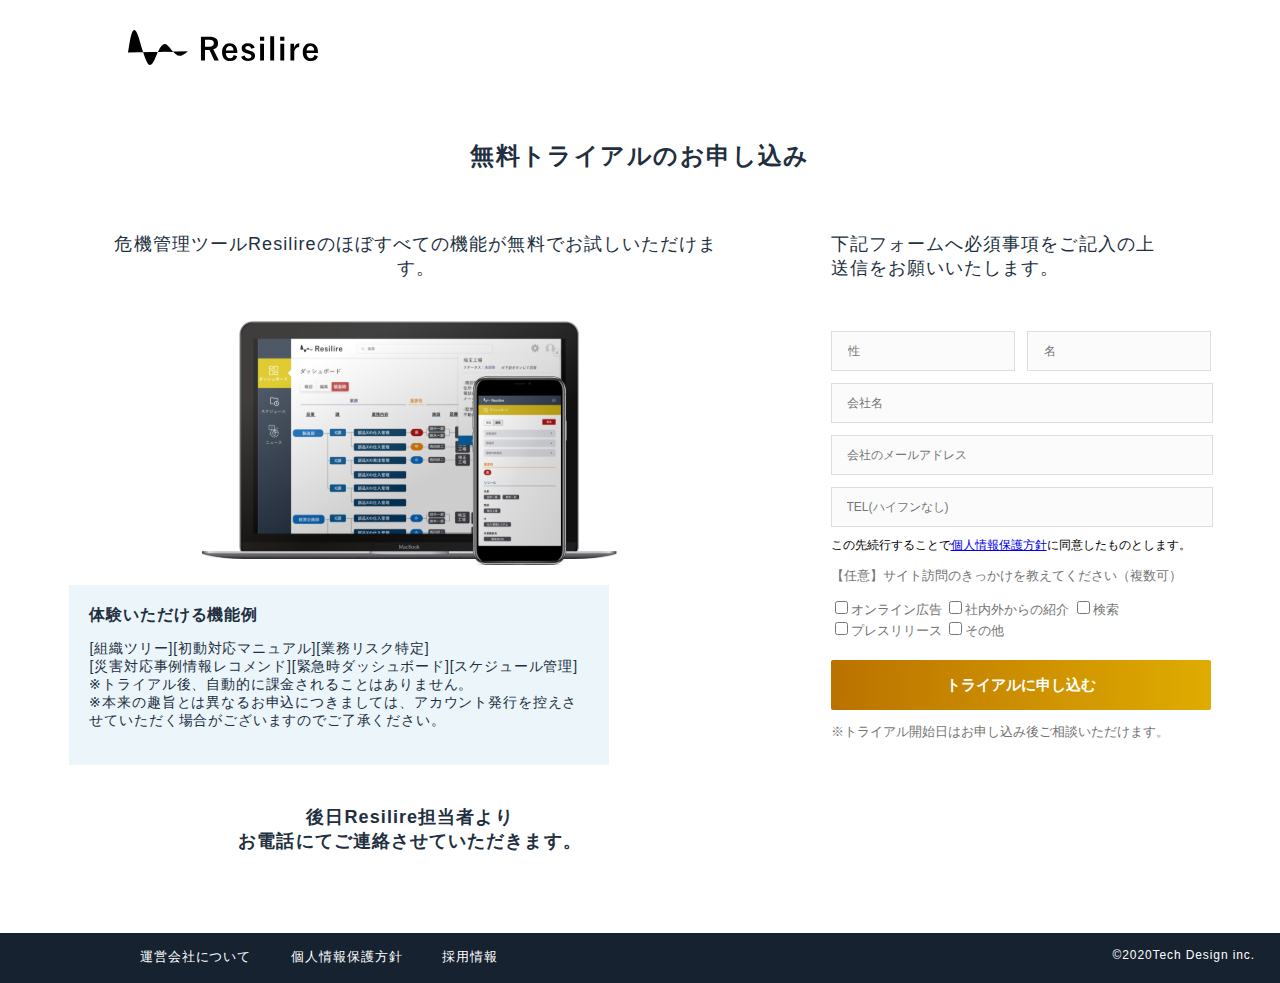
<file: free_trial.html>
<!DOCTYPE html>
<html>

<head>

  <head>
    <meta charset="UTF-8" />
    <meta name="viewport" content="width=device-width, initial-scale=1" />
    <title>無料トライアル｜Resilire</title>
    <meta property="og:title" content="無料トライアルのお申し込み｜Resilire" />
    <meta property="og:type" content="website" />
    <meta property="og:url" content="https://resilire.jp/" />
    <meta property="og:image" content="images/ogp.svg" />
    <meta property="og:site_name" content="Resilire｜法人向けクラウド危機管理サービス" />
    <meta property="og:description"
      content="Resilireは、これまでにないクラウド危機管理サービスです。企業データと事業継続戦略を統合させる事で組織体質を改善し、より強固な組織づくりに貢献します。" />
    <meta name="twitter:card" content="summary_large_image" />
    <link rel="icon" href="images/favicon.png" />
    <link rel="stylesheet" type="text/css" href="contact.css" />
  </head>

<body>
  <!--header-->
  <header>
    <div class="header">
      <div class="header-inner">
        <a href="index.html"><img class="header-logo" src="images/resilire-logo.svg"></img></a>
      </div>
    </div>
  </header>
  <!--contents-->
  <article>
    <div class="title">無料トライアルのお申し込み</div>
    <div class='inner01'>
      <section>
        <div class="contents-left">
          <div class="main-message">危機管理ツールResilireのほぼすべての機能が無料でお試しいただけます。</div>

          <img class="mainvisial" src="images/mainvisial.svg"></img>
          <div class="detail">
            <div class="detail-contentstitle">体験いただける機能例</div>
            <p class="detail-contents"> [組織ツリー][初動対応マニュアル][業務リスク特定]<br>[災害対応事例情報レコメンド][緊急時ダッシュボード][スケジュール管理]<br>
              ※トライアル後、自動的に課金されることはありません。<br>※本来の趣旨とは異なるお申込につきましては、アカウント発行を控えさせていただく場合がございますのでご了承ください。

              <p class="detail-contents01"> [組織ツリー][初動対応マニュアル][業務リスク特定][災害対応事例情報レコメンド][緊急時ダッシュボード][スケジュール管理]
                <br>※トライアル後、自動的に課金されることはありません。 <br>※本来の趣旨とは異なるお申込につきましては、アカウント発行を控えさせていただく場合がございますのでご了承ください。</p>
          </div>
          <div class="after-follow">後日Resilire担当者より<br>お電話にてご連絡させていただきます。</div>
        </div>
      </section>

      <section class="contents-right">
        <div class="contact-description">下記フォームへ必須事項をご記入の上<br>送信をお願いいたします。</div>

        <form
          action="https://docs.google.com/forms/u/0/d/e/1FAIpQLSdREQdBXpTe7BJ6SDFE7Ib47dHqatwxCiO2_PcPmGbA13WePg/formResponse"
          method="post" name="myForm" target="dummyIframe">　
          <div class="contactform-name">
            <div>
              <input class="contactform-message" placeholder="性" name="entry.1005301005" type="text">
            </div>
            <div>
              <input class="contactform-message" placeholder="名" name="entry.42028168" type="text">
            </div>
          </div>
          <input class="contactform-contents" placeholder="会社名" name="entry.1134671449" type="text">

          <input class="contactform-contents" placeholder="会社のメールアドレス" name="entry.165733267" type="email" name="email">

          <input class="contactform-contents" placeholder="TEL(ハイフンなし)" name="entry.1752647602" id="tel" type="tel"
            name="num">

          </select>
          <div class="contact-check">この先続行することで<a href="resilire_privacy.pdf"
              class="protectionact">個人情報保護方針</a>に同意したものとします。</div>
          <p class="from-connected">【任意】サイト訪問のきっかけを教えてください（複数可）</p>
          <div class="checkbox">
            <input type="checkbox" name="entry.1100156364" value="オンライン広告"><label>オンライン広告</label>
            <input type="checkbox" name="entry.1100156364" value="社内外からの紹介"><label>社内外からの紹介</label>
            <input type="checkbox" name="entry.1100156364" value="検索"><label>検索</label><br>
            <input type="checkbox" name="entry.1100156364" value="プレスリリース"><label>プレスリリース</label>
            <input type="checkbox" name="entry.1100156364" value="その他"><label>その他</label></div>
          <div class="btn-area">
            <input type="submit" value="トライアルに申し込む" onclick="sendForm()">
          </div>
        </form>
        <iframe name="dummyIframe" style="display:none;"></iframe>
        <p class="from-connected">※トライアル開始日はお申し込み後ご相談いただけます。</p>
    </div>
    <script>
      function sendForm() {
        document.myForm.submit();
        location.href = "./thanks.html";
      }
    </script>

    </section>

    <!--footer-->
    <article>
      <div class="footer-contents02">
        <div class="footer-inner">
          <div class="footer-contents-left">
            <div class="inner-footer">
              <a href="https://tech-design.co.jp" class="menu02">
                <p class="footer-menu02">運営会社について</p>
              </a>

              <a href="resilire_privacy.pdf" class="menu02">
                <p class="footer-menu02">個人情報保護方針</p>
              </a>

              <a href="https://www.wantedly.com/companies/tech-design" class="menu02">
                <p class="footer-menu02">採用情報</p>
              </a>
            </div>
          </div>

          <div class="footer-contents-right">


            <div class="menu03">
              <p>©︎2020Tech Design inc.</p>
            </div>

          </div>
        </div>

      </div>
    </article>
</body>
</file>
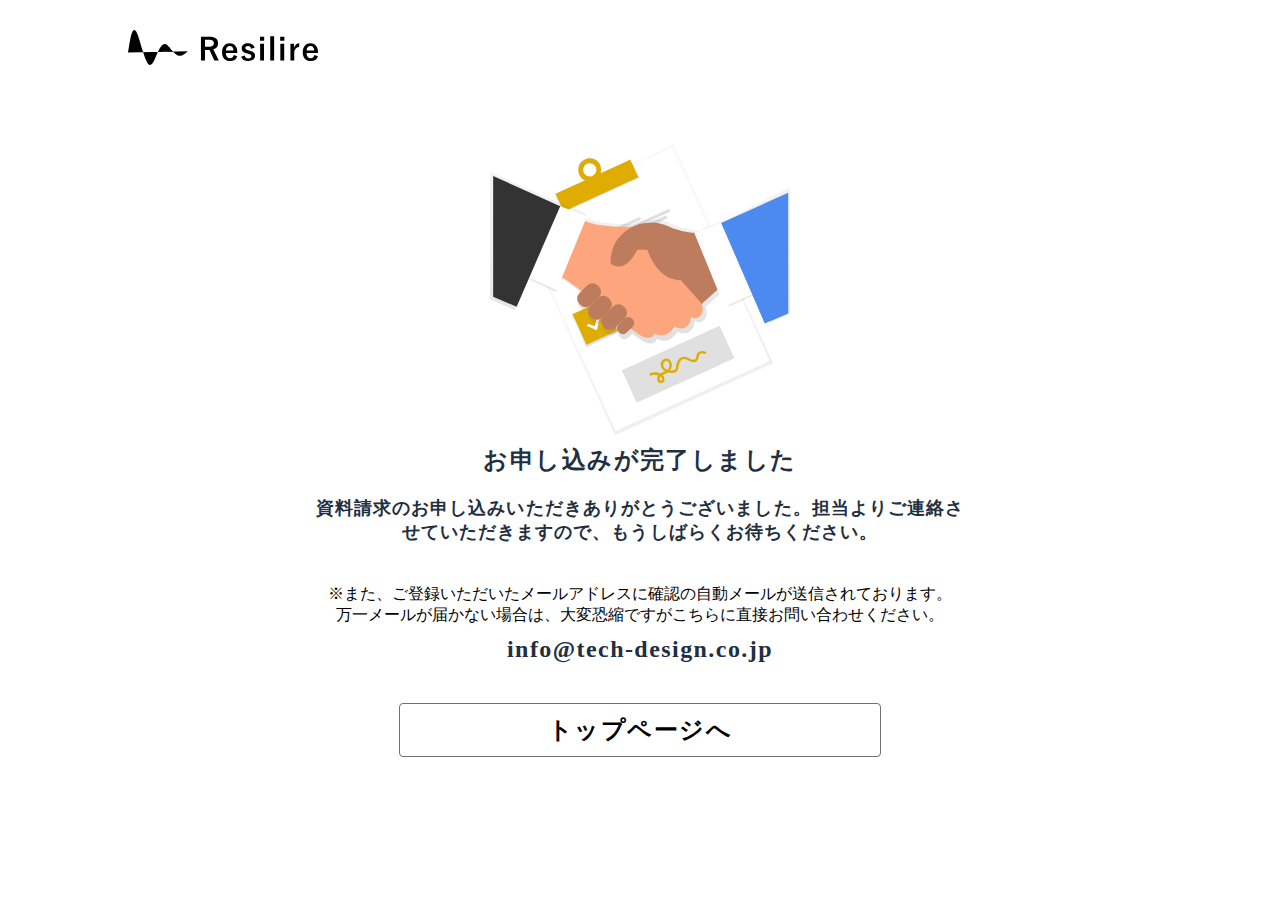
<file: request-thanks.html>
<!DOCTYPE html>
<html>


<head>
  <meta charset="UTF-8" />
  <meta name="viewport" content="width=device-width, initial-scale=1" />
  <title>お問い合わせ｜Resilire</title>
  <meta property="og:title" content="Resilire｜Resilire" />
  <meta property="og:type" content="website" />
  <meta property="og:url" content="https://resilire.jp/" />
  <meta property="og:image" content="images/ogp.svg" />
  <meta property="og:site_name" content="Resilire｜法人向けクラウド危機管理サービス" />
  <meta property="og:description"
    content="Resilireは、BCPの策定、運用、情報収集、緊急時の意思決定まで担う全く新しいリスクマネジメントサービスです。企業データと事業継続戦略を統合させる事で組織体質を改善し、サスティナブルな組織づくりに貢献します。" />
  <meta name="twitter:card" content="summary_large_image" />
  <link rel="icon" href="images/favicon.png" />
  <link rel="stylesheet" type="text/css" href="thanks.css" />
</head>

<!--header-->
<header>
  <div class="header">
    <div class="header-inner">
      <a href="index.html"><img class="header-logo" src="images/resilire-logo.svg"></img></a>
    </div>
  </div>
</header>

<!--main-contents-->
<div class="thanks">
  <img src="images/thanks.svg" class="thanks-img"></img>
  <div class="thanks-title">お申し込みが完了しました</div>
  <div class="thanks-subtitle">資料請求のお申し込みいただきありがとうございました。担当よりご連絡させていただきますので、もうしばらくお待ちください。</div>
  <div class="thanks-last">※また、ご登録いただいたメールアドレスに確認の自動メールが送信されております。<br>
    万一メールが届かない場合は、大変恐縮ですがこちらに直接お問い合わせください。</div>
  <div class="thanks-info">info@tech-design.co.jp</div>
  <div class="toppage-back"><a href="index.html" style>トップページへ</a></div>
</div>


<body>
</file>
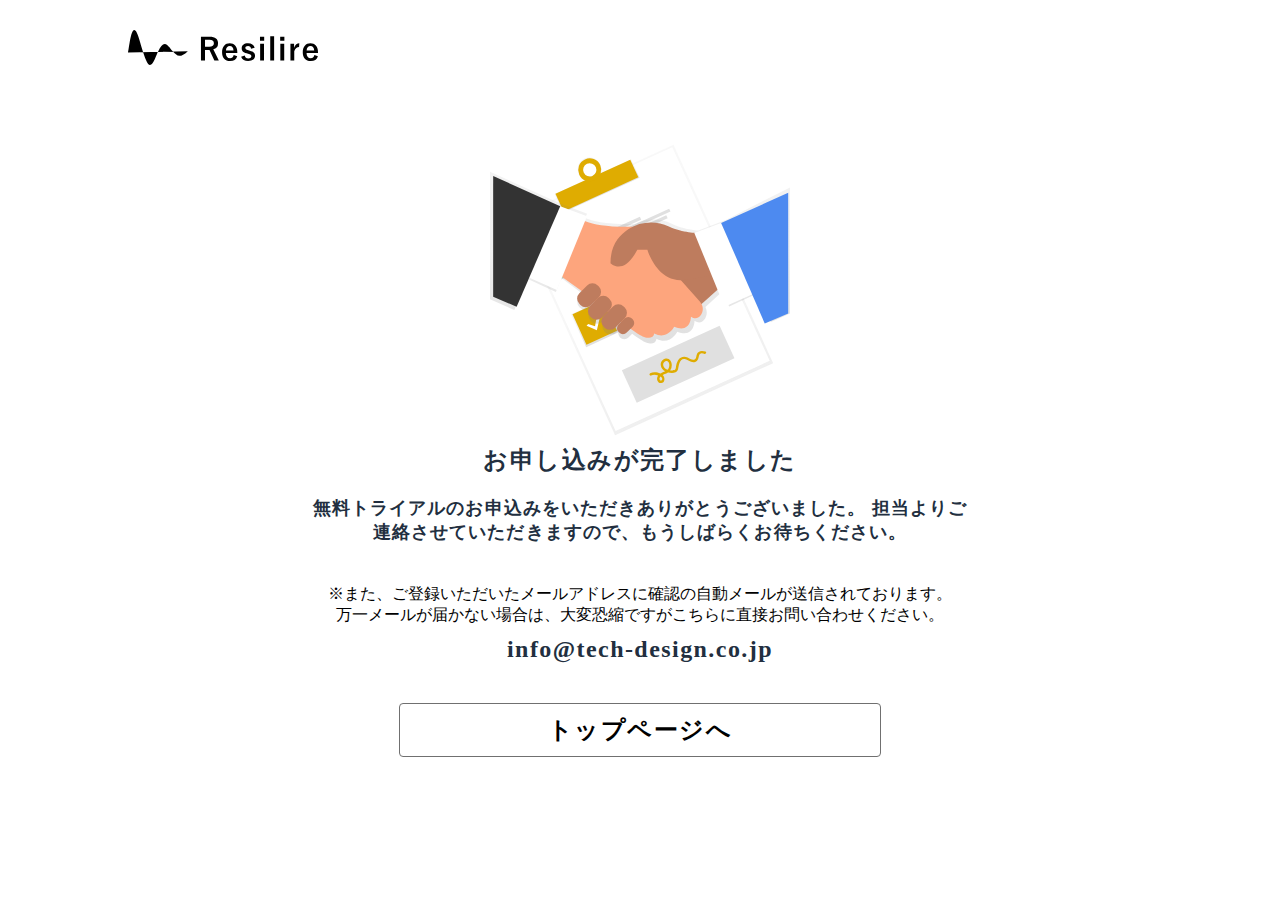
<file: thanks.html>
<!DOCTYPE html>
<html>

<head>
  <meta charset="UTF-8" />
  <link rel="stylesheet" type="text/css" href="thanks.css" />
</head>

<!--header-->
<header>
  <div class="header">
    <div class="header-inner">
      <a href="index.html"><img class="header-logo" src="images/resilire-logo.svg"></img></a>
    </div>
  </div>
</header>

<!--main-contents-->
<div class="thanks">
  <img src="images/thanks.svg" class="thanks-img"></img>
  <div class="thanks-title">お申し込みが完了しました</div>
  <div class="thanks-subtitle">無料トライアルのお申込みをいただきありがとうございました。 担当よりご連絡させていただきますので、もうしばらくお待ちください。</div>
  <div class="thanks-last">※また、ご登録いただいたメールアドレスに確認の自動メールが送信されております。<br>
    万一メールが届かない場合は、大変恐縮ですがこちらに直接お問い合わせください。</div>
  <div class="thanks-info">info@tech-design.co.jp</div>
  <div class="toppage-back"><a href="index.html" style>トップページへ</a></div>
</div>


<body>
</file>
<file: index.css>
header html,
a,
button {
  color: #FFF;
}

body {
  margin: 0;
  font-family: sans-serif;
}

.none {
  text-decoration: none;
}

ul {
  padding: 0;
  margin: 0;
}

.header {
  display: flex;
  justify-content: space-between;
  background-color: #172231;
  padding: 10px auto;
}

.nav {
  display: flex;
  list-style: none;
}

.item {
  margin: auto 0 auto 10px;
}

.btn-menu {
  display: none;
  background-color: #222F40;
  border-color: #222F40;
}

.header-inner {
  width: 80%;
  height: 100%;
  display: flex;
  justify-content: flex-start;
  margin-top: 10px;
}

.header-logo {
  flex: none;
  width: auto;
  height: 35px;
}

.header-button {
  height: 40px;
  background: transparent linear-gradient(92deg, #BA7200 0%, #DFAC01 100%) 0% 0% no-repeat padding-box;
  border-radius: 2px;
  text-align: center;
  line-height: 40px;
}

.header-button:hover {
  background: #C98A01;
}

.header-button02 {
  width: 140px;
  height: 40px;
  background: #767F8E;
  border-radius: 2px;
  text-align: center;
  line-height: 40px;
}

.header-button02:hover {
  background-color: #8790A0;
}

.header-navgroup {
  margin-left: auto;
  display: flex;
  flex: none;
}

.header-navgroup>*+* {
  margin-left: 60px;
}

.header-navitem {
  font-size: 16px;
  color: #fff;

}

.header-margin {
  margin-right: -40px;
}

.header-margin01 {
  margin-right: -20px;
}


/* Main Visial*/



.subtitle {
  margin: 0 0 20px 0;
  font: 20px sans-serif;
  text-align: left;
}

.container {
  background-color: #172231;
  height: 700px;
  display: flex;
  align-items: center;
  justify-content: center;
}


.inner {
  display: flex;
  margin: 0 auto;
  text-align: center;
  display: flex;
  justify-content: center;
}

.main-mozi {
  color: white;
  margin: auto 0;
}

.subtitle {
  font-size: 18px;

}

.button02 {
  text-decoration: none;
  display: inline-block;
  width: 480px;
  height: 51px;
  background: #ffffff;
  vertical-align: middle;
  line-height: 50px;
  color: #263549;

  margin-left: 20px;
  font-weight: bold;
  font-size: 18px;
}

body {
  margin: 0;
}



.mainvisial-under {
  top: 565px;
  left: 0px;
  width: 100%;
  height: 5px;
  background: transparent linear-gradient(90deg, #BA7200 0%, #DFAC01 100%) 0% 0% no-repeat padding-box;
}

/*Resilireでできる事*/

.can-content {
  height: 360px;
  width: 100%;
  box-shadow: 0px 3px 6px #00000029;
  padding: 15px 15px 15px 15px;
  margin: 0 10px;
}

.sen {
  border-width: 2px 0px 0px 0px;
  width: 40px;
  margin: 10px auto 0 auto;
  border-style: solid;
  border-color: #DFAC01;
  height: 1px;
}


.contents-subtitle {
  text-align: center;
  font: Bold 10px sans-serif;
  letter-spacing: 1.2px;
  color: #222F40;
  opacity: 1;
}

.contents-subtitle01 {
  text-align: center;
  font: Bold 10px sans-serif;
  letter-spacing: 1.2px;
  color: #ffffff;
  opacity: 1;
}

.inner02 {
  margin: 50px auto;
  text-align: center;
  width: 80%;

}

.can01-title {
  text-align: center;
  font: Bold 18px sans-serif;
  letter-spacing: 1.08px;
  color: #000000;
  margin-top: 10px;
}

.can02-title {
  text-align: center;
  font: Bold 18px sans-serif;
  letter-spacing: 1.08px;
  color: #000000;
  margin-top: 10px;
}

.can03-title {
  text-align: center;
  margin-top: 10px;
  font: Bold 18px sans-serif;
  letter-spacing: 1.08px;
  color: #000000;
}

.can01-subtitle {
  text-align: center;
  font-family: sans-serif;
  letter-spacing: 0.9px;
  color: #000000;
}

.contents-title {
  text-align: center;
  margin: 100px auto 0px auto;
  font: Bold 26px sans-serif;
  letter-spacing: 3.12px;
  color: #1A1A1A;
}

.contents-title-support {
  text-align: center;
  margin: 100px auto 0px auto;
  font: Bold 26px sans-serif;
  letter-spacing: 3.12px;
  color: #1A1A1A;
}


.can02-subtitle {
  margin-right: 20px;
  margin-top: 20px;
  text-align: center;
  font: 15px sans-serif;
  letter-spacing: 0.9px;
  color: #000000;
}

.button03 {
  background: transparent linear-gradient(109deg, #BA7200 0%, #D8BF00 100%) 0% 0% no-repeat padding-box;
  line-height: 50px;
  color: white;
  text-align: center;
  font-weight: bold;
  width: 385px;
  height: 51px;
  margin: 80px auto;
}


.button03:hover {
  background: #C98A01;
}

.contents03-inner02 {
  margin: 50px auto;
  text-align: center;
  width: 90%;
}


/*特長[文字全体]*/

.point-left {
  margin-top: 20px;
  text-align: left;
  margin-left: 50px;
  margin-right: 20px;
}

/*特長[文字単体]*/

.charactorleft-subtitle {
  letter-spacing: 1.08px;
  color: #000000;
  text-align: left;
  width: 500px;
  line-height: 1.6;
  font-size: 18px;
}

.charactorright-title {
  margin: 0px 0px 20px 0px;
  text-align: left;
  font: bold 34px sans-serif;
  letter-spacing: 1.08px;
  color: #000000;
  line-height: 180%;

}

.charactorright-subtitle {
  font: 18px sans-serif;
  margin: 0px 0px 0px 0px;
  letter-spacing: 1.08px;
  color: #000000;
  text-align: left;
  line-height: 180%;
  width: 500px;
  line-height: 1.6;
}

.font-impact {
  color: #D70E19;
  font-size: 20px;
  font-weight: bold;
}

/*導入サポートメッセージ*/
.support-message {
  margin-top: 20px;

}

.support-message p span {
  color: #0267BF;
  font-weight: bold;
  font-size: 18px;
}



/*セクション斜め背景*/

.button04:hover {
  background: #C98A01;
}

/*contents05 INTERVIEW*/

.company-interview {
  display: none;
}

.button-interview {
  width: 260px;
  height: 51px;
  line-height: 50px;
  text-align: center;
  margin: 0 auto;
  border: 1px solid #000000;
  border-radius: 30px;
}

.interview01 p {
  position: absolute;
  color: black;
  /*文字は白に*/
  font: sans-serif;
  background: #FFFFFF;
  top: 170px;
  left: 0;
  width: 100%;
  padding: 5px 0 5px 10px;
  text-align: left;
  opacity: 0.89;
}

.interview-title {
  margin-top: 5px;
  text-align: left;
  font: Bold 20px sans-serif;
  letter-spacing: 1.2px;
}

.interview-subtitle {
  text-align: left;
  font: Medium 11px/ sans-serif;
  letter-spacing: 0.66px;
}

.interview-border {
  border: 1px solid #707070;
  width: 60px;
  margin-top: 20px;
  margin-bottom: 10px;

}

/*contents06 PRICE*/


.contents-title06 {
  text-align: center;
  margin: 40px auto 0px auto;
  font: Bold 26px sans-serif;
  letter-spacing: 3.12px;
  color: #1A1A1A;
  padding-top: 60px;
}

.contents-title-white {
  text-align: center;
  margin: 10px auto 0px auto;
  font: Bold 26px sans-serif;
  letter-spacing: 3.12px;
  color: #ffffff;
  padding-top: 20px;
}

.inner03 {
  text-align: center;
  padding: 0 0;
}

.price {
  font: Bold 28px Noto Sans CJK JP;
}

.lite-plan {
  background-color: #ffffff;
  width: 328px;
  height: 660px;

}

.plan .plan-head .plan h2 {
  text-align: center;
}

tbody {
  display: table-row-group;
}

.lite-plan h2 {
  background-color: #797979;
  font: 18px sans-serif bold;
  color: white;
  padding: 10px;
  border-radius: 4px 4px 0 0;
  margin-top: 0px;
}

.plan-head {
  text-align: center;
}

.subtitle-plan {
  font: 14px sans-serif;
  color: #263449;
}

.small-title {
  font: 16px sans-serif;
}

th {
  font: 14px sans-serif;
  font-weight: normal;
  text-align: left;
  padding: 5.6px 7px 5.6px 21px;
}

td {
  padding: 5.6px 21px 5.6px 7px;
}

.blue {
  color: #0567A8;
  font: bold sans-serif;
}

.margintop {
  margin-top: 10px;
}

.btn-plan {
  background-color: #797979;
  font: 16px sans-serif bold;
  color: white;
  padding: 15px 30px;
  display: inline-block;
  text-decoration: none;
  margin-top: 15px;
}

.standard-plan {
  background-color: #ffffff;
}

.standard-plan h2 {
  background-color: #4A5F8A;
  font: 18px sans-serif bold;
  color: white;

  border-radius: 4px 4px 0 0;
}

.btn-plan02 {
  background-color: #4A5F8A;
  font: 16px sans-serif bold;
  color: white;
  padding: 15px 30px;
  display: inline-block;
  text-decoration: none;
  margin-top: 15px;
}

.enterprice-plan h2 {
  background-color: #C98A01;
  font: 18px sans-serif bold;
  color: white;
  padding: 10px;
  margin-top: 0px;
  border-radius: 4px 4px 0 0;
}

.btn-plan03-1 {
  background-color: #222F40;
  font: 16px sans-serif bold;
  border-radius: 40px;
  color: white;
  padding: 10px 30px;
  display: inline-block;
  text-decoration: none;
}

.btn-plan03:hover {
  background-color: #E6A619;
}

.btn-plan:hover {
  background-color: #909090;
}

.btn-plan02:hover {
  background-color: #607BB2;
}

.btn-plan03-1:hover {
  background-color: #3C516E;
}

.btn-plan03 {
  background-color: #C98A01;
  font: 16px sans-serif bold;
  color: white;
  padding: 15px 30px;
  display: inline-block;
  text-decoration: none;
  margin-top: 15px;
}

/*contents07 こんなにも大幅な経費削減に！*/

.center-photo {
  margin: 30px auto 60px auto;
}

.impact-message {
  text-align: center;
  margin: 0 auto 0 auto;
  font: Bold 26px sans-serif;
  letter-spacing: 3.12px;
  color: #1A1A1A;
}

.font-impact01 {
  color: #D70E19;
  font-size: 45px;
  font-weight: bold;
}

/*contents08 クロージング*/

.closing {
  height: 340px;
  background-color: #172231;
  border: 1px solid #707070;
  margin-top: 100px;
}

.closing01 {
  height: 420px;
  background-color: #172231;
  border: 1px solid #707070;
}

.traial-closing {
  background: #FFFFFF;
  text-align: center;
  width: 800px;
  padding: 20px;
  margin: 40px auto;
}

.traial-closing01 {
  text-align: center;
  width: 800px;
  padding: 0 auto 20px;
  margin: 40px auto;
}

.title-closing {
  text-align: center;
  font: Bold 40px sans-serif;
  color: #C78600;
  margin: 0px auto 0 auto;
}

.title-closing01 {
  text-align: center;
  font: Bold 40px sans-serif;
  color: #ffffff;
  margin: 30px auto 0 auto;
}

.contact-closing {
  color: black;
}

/*contents09 よくあるご質問*/

.cp_qa {
  margin: 30px auto;
  color: #000000;
  width: 700px;
}

.cp_qa .cp_actab {
  padding: 20px 0;
  border-bottom: 1px dotted #cccccc;
}

.cp_qa label {
  font-size: 20px;
  position: relative;
  display: block;
  margin: 0;
  padding: 10px 10px 0 48px;
  cursor: pointer;
}

.cp_qa .cp_actab-content {
  font-size: 1em;
  position: relative;
  overflow: hidden;
  height: 0;
  margin: 0 40px;
  padding: 0 14px;
}

.cp_qa .cp_actab input[type=checkbox]:checked~.cp_actab-content {
  height: auto;
  padding: 14px;
  opacity: 1;
}

.cp_qa .cp_plus {
  font-size: 2.4em;
  line-height: 100%;
  position: absolute;
  margin: 3px 0 0 10px;
}

.cp_qa .cp_actab input[type=checkbox]:checked~.cp_plus {
  -webkit-transform: rotate(180deg);
  transform: rotate(180deg);
}

.cp_qa .cp_actab input[type=checkbox] {
  display: none;
}

/*footer contents*/
.footer-contents {
  width: 100%;
  height: 280px;
  background: transparent linear-gradient(98deg, #222F40 0%, #4C618D 99%, #4C618D 100%) 0% 0% no-repeat padding-box;
  margin-top: 100px;
}

.menu01 {
  display: flex;
  color: white;
  text-decoration: none;
  font: Bold 14px sans-serif;
  letter-spacing: 0.9px;
  margin: 10px auto;
}

.footer-menu-contents {
  margin: 0 10px;
}

.menu02 {
  color: white;
  text-decoration: none;
  font: Bold 13px sans-serif;
  letter-spacing: 0.9px;
}

.inner-footer02 {
  display: flex;
  text-align: center;
}

.trial-detail01 {
  color: white;
}

.menu03 {
  color: white;
  text-decoration: none;
  font: 12px sans-serif;
  letter-spacing: 0.9px;
  text-align: right;
}

.footer-inner {
  display: flex;
  justify-content: space-between;
  width: 90%;
}

.footer-contents-left {
  margin-left: 120px;
}

.footer-menu-contents02 p {
  margin: 0 10px;
}

@media screen and (min-width: 561px) {
  .header {
    padding: 20px 30px 0 30px;
  }

  .header-button {
    width: 140px;
  }

  .mainvisial-section {
    width: 80%;
    height: 100%;
  }

  .header-button {
    margin-right: 10px;
  }

  .header-button02 {
    margin-right: 10px;
    margin-left: 10px;
  }

  .title {
    font-size: 34px;
    font-weight: bold;
    margin-bottom: 20px;
    text-align: left;

  }

  .subtitle {
    width: 460px;
  }

  .inner02 {
    display: flex;
    margin: 50px auto;
    text-align: center;
    justify-content: space-between;
    width: 90%;
  }

  .mainvisial-inner {
    display: flex;
  }

  .can01-subtitle {
    margin-top: -10px;
    text-align: left;
    font: 16px sans-serif;
    letter-spacing: 0.9px;
    color: #000000;
  }

  .button01 {
    color: #FFF;
    text-decoration: none;
    display: inline-block;
    width: 80%;
    height: 51px;
    background: transparent linear-gradient(109deg, #BA7200 0%, #D8BF00 100%) 0% 0% no-repeat padding-box;
    vertical-align: middle;
    margin-right: 20px;
    line-height: 50px;
    color: white;
    font-weight: bold;
    text-align: center;
    font-size: 18px;
    border-radius: 2px;
  }

  .button02 {
    text-decoration: none;
    display: inline-block;
    width: 80%;
    height: 51px;
    background-color: white;
    text-align: center;
    line-height: 50px;
    color: black;
    font-weight: bold;
    font-size: 18px;
    border-radius: 2px;
  }

  /*contents1 Resilireでできること*/
  .contents01-inner {
    display: flex;
    margin: 50px auto;
    text-align: center;
    justify-content: center;
    width: 80%;
  }

  .ui01 {
    margin-right: -600px;
    width: 100%;
  }

  .contents03-inner02 {
    display: flex;
    margin: 50px auto;
    text-align: center;
    justify-content: cen;
    width: 90%;
  }

  .inner03 {
    margin: 60px auto 50px auto;
    text-align: center;
    display: flex;
    justify-content: center;
    padding: 0 0;
  }

  /*4つの特長*/

  .point01 {
    margin: 80px 0 20px 0;
  }

  .point02 {
    margin: 100px 0px 20px 0px;
  }

  .ui02 {
    margin-left: -600px;
    size: 100%;
  }

  .charactorright-title {
    font-size: 31px;
    line-height: 1.4;
  }


  .point01-inner {
    display: flex;
    justify-content: center;
  }

  .contents {
    position: relative;
    overflow: hidden;
    padding: 80px 0;
  }

  .contents:before {
    content: '';
    position: absolute;
    top: 0;
    left: 0;
    width: 120%;
    height: 80%;
    margin: 3% -10% 0;
    background: #FDFCF5;
    transform-origin: left center;
    -webkit-transform: rotate(3deg);
    -ms-transform: rotate(3deg);
    transform: rotate(3deg);
    z-index: -1;
  }

  /*Price Tabla*/

  .price-table {
    width: 984px;
    height: 660px;
    background: #FFFFFF;
    box-shadow: 0px 3px 6px #00000029;
    margin: 0 auto;
  }

  .enterprice-plan h2 {
    margin-top: 0px;
  }

  .point-right {
    margin-top: 20px;
    text-align: left;
    margin-left: 0;
    margin-right: 20px;
  }


  .inner01 {
    margin: 120px auto 50px auto;
    display: flex;
    justify-content: space-between;
  }

  .point03-inner {
    display: flex;
    justify-content: center;
  }

  .charactorleft-title {
    margin: 10px 100px 20px 0px;
    text-align: left;
    font: bold 31px sans-serif;
    letter-spacing: 1.08px;
    color: #000000;
    line-height: 1.4;
  }

  /*導入サポート*/

  .support-messagge-innner {
    display: flex;
    justify-content: center;
    width: 90%;
    margin: 20px auto;
  }

  .support-message {
    width: 60%;
    margin-right: 40px;
    line-height: 1.7;
  }

  .support-image {
    width: 30%;
  }

  /*導入後step*/
  .step-inner {
    display: flex;
    justify-content: center;
    width: 80%;
    margin: 50px auto 0 auto;
  }

  .step-sp {
    width: 240px;
  }

  .step-yazirusi {
    width: 40px;
    margin-left: 10px;
    margin-right: -10px;
  }

  /*インタビュー*/

  .inner02-1 {
    display: flex;
    justify-content: center;
    margin: 60px auto;
  }

  .interview01 {
    margin: 0 20px;
    position: relative;
  }

  /*price*/

  .lite-plan {
    background-color: #ffffff;
    width: 100%;
    height: 660px;
    margin: 0 auto 20px auto;
  }

  .standard-plan {
    background-color: #ffffff;
    width: 328px;
    height: 660px;
    margin-top: 30px;
  }

  .enterprice-plan {
    background-color: #ffffff;
    width: 328px;
    height: 660px;
  }

  .btn-plan02 {
    background-color: #4A5F8A;
    font: 16px sans-serif bold;
    color: white;
    padding: 15px 30px;
    display: inline-block;
    text-decoration: none;
    margin-top: 15px;
  }

  .button04 {
    width: 385px;
    height: 51px;
    background: transparent linear-gradient(109deg, #BA7200 0%, #D8BF00 100%) 0% 0% no-repeat padding-box;
    line-height: 50px;
    color: white;
    text-align: center;
    margin: 0 auto;
  }

  .standard-plan h2 {
    padding: 20px 10px;
    margin-top: -50px;
  }

  .price-section {
    background-color: #FDF9EB;
    height: 940px;
    margin-top: 100px;
    display: none;
  }

  .mainvisial-svg {
    margin-right: -10px;
    width: 80%;
  }

  /*closing*/
  .trial-detail {
    width: 80%;
    margin: 10px auto 20px auto;
  }

  .trial-detail01 {
    width: 80%;
    margin: 10px auto 20px auto;
    color: white;
  }

  .button-closing {
    width: 85%;
    height: 54px;
    background: transparent linear-gradient(109deg, #BA7200 0%, #D8BF00 100%) 0% 0% no-repeat padding-box;
    line-height: 50px;
    color: white;
    text-align: center;
    margin: 0px auto 0 auto;
  }

  .button-closing:hover {
    background: #C98A01;
  }

  .footer-logo {
    margin: auto 0;
  }

  .inner-footer {
    display: flex;
    justify-content: space-between;
    max-width: 1200px;
    width: 100%;
    height: 100%;
    margin: 0 auto;
  }

  .section-footer {
    margin: auto 0;
  }

  .inner-footer02 {
    display: flex;
    text-align: center;
    justify-content: space-between;
  }

  .footer-menu-contents02 {
    display: flex;
  }

  .footer-contents02 {
    width: 100%;
    background: #172231;
    margin-top: 0;
  }


  .footer-menu02 {
    margin: 15px 20px;
    text-align: left;
  }
}

@media screen and (max-width:1000px) {
  .can01-subtitle {
    font-size: 14px;
  }

  .ui02 {
    margin-left: -800px;
  }

  .point-right {
    margin-left: -60px;
  }

  .support-image {
    width: 40%;
  }

  .step-sp {
    width: 200px;
  }

  .step-yazirusi {
    width: 20px;
    margin-left: 0;
    margin-right: -10px;
  }

}

@media screen and (max-width:560px) {

  .header-logo {
    flex: none;
    width: auto;
    height: 28px;
    margin: 20px 0 20px 20px;
  }

  .font-impact {
    color: #D70E19;
    font-size: 18px;
    font-weight: bold;
  }

  .header {
    display: block;
  }

  .header-sp {
    width: 100%;
    display: flex;
    justify-content: space-between;
    align-items: center;
  }

  .btn-menu {
    display: flex;
    align-items: center;
  }

  .open-icon {
    width: 30px;
  }

  .nav {
    display: block;
    text-align: center;
    background: #172231;
    height: 100vh;
    position: absolute;
    overflow-x: hidden;
    right: 0;
    width: 0;
    transition: .5s;
  }

  .open-menu {
    display: block;
    text-align: center;
    width: 100%;
    height: 100vh;
  }

  .item {
    padding: 15px 0;
    white-space: nowrap;
  }

  .btn-menu {
    display: inline-block;
    position: relative;
    margin: 0 10px 3px 0;
    padding: 0;
    background: #fff;
  }

  .btn-menu,
  .btn-menu:before,
  .btn-menu:after {
    width: 25px;
    height: 3px;
  }

  .btn-menu:before,
  .btn-menu:after {
    display: block;
    content: "";
    position: absolute;
    top: 40%;
    left: 0;
    background: #fff;
  }

  .btn-menu:before {
    margin-top: -10px;
  }

  .btn-menu:after {
    margin-top: 8px;
  }

  .css-cancel {
    display: inline-block;
    position: relative;
    margin: 0 20px 0 7px;
    padding: 0;
    width: 4px;
    height: 20px;
    background: #fff;
    transform: rotate(45deg);
  }

  .css-cancel:before {
    display: block;
    content: "";
    position: absolute;
    top: 50%;
    left: -8px;
    width: 20px;
    height: 4px;
    margin-top: -2px;
    background: #fff;
  }

  .menu {
    height: 60px;
    width: 60px;
    display: flex;
    justify-content: center;
    align-items: center;
  }

  .menu:hover {
    cursor: pointer;
    display: flex;
  }

  .header-button {
    width: 80%;
    margin: 0 auto;
  }

  .header-button02 {
    width: 80%;
    margin: 0 auto;
  }

  .title {
    font-size: 24px;
    font-weight: bold;
    text-align: center;

    line-height: 1.3;
  }

  .mainvisial-section {
    height: 680px;
  }

  .inner {
    margin: 0 auto;
    text-align: center;
  }

  .button01 {
    color: #FFF;
    text-decoration: none;
    display: inline-block;
    width: 90%;
    height: 54px;
    background: transparent linear-gradient(109deg, #BA7200 0%, #D8BF00 100%) 0% 0% no-repeat padding-box;
    text-align: center;
    margin: 0 auto;
    line-height: 50px;
    color: white;
    margin: 20px auto;
    font-weight: bold;
    font-size: 18px;
    border-radius: 2px;
  }

  .button02 {
    text-decoration: none;
    display: inline-block;
    width: 90%;
    height: 54px;
    background-color: white;
    line-height: 50px;
    text-align: center;
    margin: 0 auto;
    color: black;
    font-weight: bold;
    margin: 10px auto;

    font-size: 18px;
    border-radius: 2px;
  }

  .subtitle {
    margin: 10px auto 20px auto;
    font: 13px sans-serif;
    text-align: center;
  }

  .mainvisial-svg {
    margin: -50px auto -80px;
    width: 100%;
  }

  .container {
    height: 740px;
    text-align: center;
    align-items: center;
    background-color: #172231;
  }

  .contents01-inner {
    margin: 50px 0 50px 35px;
    text-align: center;
    width: 80%;
  }

  .inner {
    margin: 0 auto;
    text-align: center;
  }

  .inner01 {
    width: 90%;
    margin: 40px auto 50px auto;
  }

  .inner02 {
    margin: 50px auto;
    text-align: center;
    width: 90%;
  }

  .can-content {
    width: 80%;
    margin: 0 auto 40px auto;
  }

  .can01-subtitle {
    margin-top: -20px;
    margin-bottom: 20px;
    text-align: left;
  }

  .can01 {
    margin: 0 auto;
  }

  .button03 {
    width: 80%;
    height: 51px;
    background: transparent linear-gradient(109deg, #BA7200 0%, #D8BF00 100%) 0% 0% no-repeat padding-box;
    line-height: 50px;
    color: white;
    text-align: center;
    margin: 80px auto;
  }

  .contents:before {
    content: '';
    position: absolute;
    top: 0;
    left: 0;
    width: 120%;
    height: 90%;
    margin: 3% -10% 0;
    background: #FDFCF5;
    transform-origin: left center;
    -webkit-transform: rotate(3deg);
    -ms-transform: rotate(3deg);
    transform: rotate(3deg);
    z-index: -1;
  }

  /*4つの特長*/

  .point01 {
    margin: 40px 0 0 -20px;
  }

  .point02 {
    margin: 0 0 0 -20px;
  }

  .ui01 {
    margin-right: 0;
    width: 90%;
    margin-top: -150px;
    margin-bottom: 0;
    margin-left: 20px;
  }

  .charactorright-title {
    margin: 10px 0px 5px -18px;
    font-size: 20px;
    line-height: 1.4;
  }

  .charactorleft-subtitle {
    width: 100%;
    margin-left: -20px;
    font: 14px sans-serif;
    line-height: 170%;

  }

  .contents03-inner02 {
    margin: -20px auto 0 auto;
    width: 90%;
    display: flex;
    flex-direction: column-reverse;
  }

  .ui02 {
    margin-right: 0;
    width: 100%;
    margin-top: -150px;
    margin-right: -100px;
  }

  .contents {
    position: relative;
    overflow: hidden;
  }

  .point-right {
    margin-top: -80px;
    text-align: left;
    margin-left: 30px;
    margin-right: 20px;
  }

  .charactorright-subtitle {
    width: 105%;
    margin: 20px 0 0 -20px;
    font: 14px sans-serif;
  }


  .ui02 {
    margin-left: -120px;
    size: 120%;
    margin-bottom: -160px;
  }

  .charactorleft-title {
    margin: 10px 0 20px -20px;
    text-align: left;
    font: bold 22px sans-serif;
    letter-spacing: 1.08px;
    color: #000000;
  }

  .button04 {
    width: 85%;
    height: 51px;
    background: transparent linear-gradient(109deg, #BA7200 0%, #D8BF00 100%) 0% 0% no-repeat padding-box;
    line-height: 50px;
    color: white;
    text-align: center;
    margin: -40px auto 0 auto;
  }

  /*価格*/

  .trial-detail {
    font-size: 13px;
    margin-bottom: -10px;
    text-align: left;
  }

  .trial-detail01 {
    color: white;
    font-size: 14px;
  }

  .contents-title-white {
    margin-top: 25px;
  }

  .title-closing01 {
    margin-top: 40px;
    font-size: 32px;
  }

  .contact-closing {
    font-size: 13px;
    color: black;
  }

  /*導入サポートメッセージ*/

  .support-message-inner {
    width: 80%;
  }

  .contents-title-support {
    margin-top: 60px;
  }

  .support-message {
    margin-top: 20px;

    width: 80%;
    margin: 40px auto 20px auto;
  }

  .support-image {
    width: 60%;
    margin: 0 auto 0 75px;
  }

  .step-inner {
    display: block;
    margin: 0 auto 0 auto;
    width: 80%;

  }

  .step-sp {
    margin: 40px auto 0 10%;
    width: 80%;
  }

  .step-yazirusi {
    transform: rotate(90deg);
    width: 10%;
    margin: -20px auto -40px auto;
    margin-left: 46%;
  }

  /*インタビュー*/

  .inner02-1 {
    margin: 60px auto 60px 25px;
  }

  .interview01 {
    margin: 40px;
    position: relative;
  }

  /*料金プラン*/

  .price-section {
    display: none;
  }

  .standard-plan {
    background-color: #ffffff;
    width: 100%;
    height: 660px;
    margin-bottom: 20px;
    margin-top: 50px;
  }

  .price-table {
    width: 80%;
    height: 660px;
    background: #FFFFFF;
    box-shadow: 0px 3px 6px #00000029;
    margin: 40px auto 20px auto;
  }

  .lite-plan {
    background-color: #ffffff;
    width: 100%;
    height: 660px;
    margin: 0 auto 20px auto;
  }

  .enterprice-plan {
    background-color: #ffffff;
    width: 100%;
    height: 660px;
    margin-top: 30px;
  }

  .standard-plan h2 {
    padding: 10px 10px;
    margin-top: -30px;
  }

  .price-section {
    background-color: #FDF9EB;
    height: 2220px;
    display: none;
  }

  /*Closing*/
  .traial-closing {
    height: 215px;
    width: 85%;
    margin-top: 20px;
  }

  .traial-closing01 {
    height: 240px;
    width: 85%;
    margin-top: 10px;
  }

  .closing {
    height: 300px;
    width: 100%;
    margin-top: 60px;
  }

  .closing01 {
    height: 400px;
    width: 100%;
    margin-top: -100px;
  }

  .button-closing {
    width: 85%;
    height: 51px;
    background: transparent linear-gradient(109deg, #BA7200 0%, #D8BF00 100%) 0% 0% no-repeat padding-box;
    line-height: 50px;
    color: white;
    text-align: center;
    margin: 20px auto 0 auto;
  }

  .title-closing {
    font-size: 26px;
    width: 100%;
    letter-spacing: -1px;
  }



  /*よくある質問*/

  .cp_qa {
    width: 95%;
  }

  .cp_qa label {
    font-size: 16px;
  }

  /*header*/
  .footer-logo {
    width: 50%;
    margin-left: -120px;
  }

  .inner-footer {
    text-align: center;
    margin-top: 20px;
  }

  .footer-menu-contents02 {
    display: flex;
    margin: 50px 0 50px 40px;

  }

  .footer-inner {
    text-align: center;
  }

  .footer-contents02 {
    width: 100%;
    background: #172231;
    margin-top: 0;
  }

  .footer-contents-left {
    margin-left: 0px;
  }

  .inner-footer02 {
    display: flex;
    text-align: center;
    justify-content: center;
  }

  .menu02 {
    margin: 5px 10px 0 10px;
  }

  p {
    line-height: 1.7;
    font-size: 15px;
  }
}

@media screen and (max-width:360px) {

  .lite-plan {
    height: 700px;
  }

  .standard-plan {
    height: 700px;
  }

  .contents-inner {
    margin: 50px 0 50px 25px;
  }

  .enterprice-plan {
    height: 700px;
  }

  .title-closing01 {
    font-size: 32px;
  }

  .footer-menu02 {
    margin: 0px -10px;
    text-align: left;
    width: 100%;
    margin: 0 10px;
  }

  .interview01 {
    margin: 20px 10px 20px -5px;
  }

  .ui02 {
    width: 100%;
    margin: -180px 0 -20px 0;

  }

  .ui01 {
    margin-bottom: -40px;
  }

  .title-closing {
    width: 100%;
  }

  .closing {
    margin: 120px 0 0 0;
    height: 100%;
  }

  .closing01 {
    margin: 120px 0 0 0;
    height: 100%;
  }

  .trial-detail {
    font-size: 14px;
  }

  .trial-detail01 {
    font-size: 14px;
    color: white;
  }

  .traial-closing {
    height: 90%;
    margin-bottom: 10px;
  }

  .traial-closing01 {
    height: 90%;
    margin-bottom: 10px;
  }


  .button-interview {
    margin-bottom: 40px;
  }


  .title-closing {
    font-size: 23px;
    margin: 0;
  }

  .contents-title06 {
    margin-top: 0px;
  }

  .contents-title-white {
    margin-top: 0px;
  }

  .point01-inner {
    margin: -20px 0 -60px 0;
  }

  .charactorright-title {
    font-size: 24px;
    width: 110%;
  }

  .charactorleft-subtitle {
    margin-bottom: -30px;
  }

  .contents03-inner02 {
    margin-bottom: -120px;
  }

}
</file>
<file: thanks.css>
.header{
  margin-top: 20px;
  position: absolute;
  top: 0;
  left: 0;
  width: 100%;
  display: flex;
  flex-direction: column;
  align-items: center;
}
.header-inner{
  max-width: 1024px;
  width: 90%;
  height: 100%;
  display: flex;
  justify-content: flex-start;
  margin-top: 10px;
}
.header-logo{
  height: 35px;
}

.thanks{
  text-align: center;
  width: 665px;
  margin: 140px auto 0 auto;
}

.thanks-img{
  width: 300px;
  height: 300px;
}

.thanks-title{
  text-align: center;
font: Bold 24px YuGothic;
letter-spacing: 1.44px;
color: #222F40;
}

.thanks-subtitle{
  margin-top: 20px;
  text-align: center;
font: 18px YuGothic;
letter-spacing: 1.08px;
color: #222F40;
font-weight: bold;
}

.thanks-info{
  text-align: center;
  margin-top: 20px;
font: Bold 24px YuGothic;
letter-spacing: 1.44px;
color: #222F40;
}

.toppage-back{
  text-align: center;
  margin: 40px auto;
font: Bold 24px YuGothic;
letter-spacing: 1.44px;
padding: 10px;
width: 460px;
color: #222F40;
  background: #FFFFFF 0% 0% no-repeat padding-box;
  border: 1px solid #707070;
  border-radius: 4px;
  text-decoration: none;
  display: inline-block;
}

.thanks-last{
  text-align: center;
  margin: 40px auto -10px auto;
  font: 16px YuGothic;
}

.toppage-back a{
  text-decoration: none;
  color: black;
}

.toppage-back:hover {
  background : #F8F8F8;
}
</file>
<file: contact01.css>
body {
  margin: 0;
  font-family: YuGothic, sans-serif;
}

.header {
  margin-top: 20px;
  position: absolute;
  top: 0;
  left: 0;
  width: 100%;
  display: flex;
  flex-direction: column;
  align-items: center;
}

.header-inner {
  max-width: 1024px;
  width: 90%;
  height: 100%;
  display: flex;
  justify-content: flex-start;
  margin-top: 10px;
}

.header-logo {
  height: 35px;
}

/*contact*/

.contact {
  min-height: 600px;
  margin-top: 20px;
  padding-top: 5px;

}

.contact-form {
  text-align: center;
}


.contactform-message {
  margin-top: 30px;
  padding: 12px 16px;
  width: 150px;
  text-align: left;
  color: #747474;
  font-size: 12px;
  font: medium;
  background: #FBFBFB 0% 0% no-repeat padding-box;
  border: 1px solid #DDDDDD;
}

.contactform-contents {
  margin: 8px auto;
}

.btn-area {
  text-align: center;
}

input[type="submit"]:hover {
  background-color: #222F40;
}

textarea {
  height: 80px;
}

.title {
  text-align: center;
  font-weight: Bold;
  font-size: 20px;
  letter-spacing: 1.44px;
  color: #4c4c4c;
  margin: 140px auto 0px auto;
}

.subtitle {
  text-align: center;
  margin-bottom: 10px;
  color: #4c4c4c;
}

.main-message {
  text-align: center;
  font-weight: Bold;
  font-size: 18px;
  letter-spacing: 1.08px;
  color: #222F40;
  width: 420px;
  margin-left: 40px;
}

.detail {
  height: 140px;
  width: 500px;
  padding: 20px;
  margin-top: 20px;
  background: #EBF5FA 0% 0% no-repeat padding-box;
}

.detail-contentstitle {
  text-align: left;
  font-weight: Bold;
  font-size: 16px;
  letter-spacing: 0.84px;
  color: #222F40;
}

.detail-contents {
  text-align: left;
  font-size: 14px;
  letter-spacing: 0.84px;
  color: #222F40;
}

.contents-left {
  margin-right: 80px;
}

.contact-form {
  margin: 0 auto;
}

.contact-title {
  text-align: left;
  font-weight: Medium;
  font-size: 16px;
  letter-spacing: 0.96px;
  color: #222F40;
}

.contact-description {
  text-align: left;
  font-weight: Medium;
  font-size: 18px;
  letter-spacing: 1.08px;
  color: #222F40;

  margin-top: 0px;
}

.contactform-contents {
  margin-top: 12px;
  padding: 12px 15px;
  width: 350px;
  text-align: left;
  letter-spacing: 0px;
  color: #747474;
  font-size: 12px;
  font-weight: medium;
  background: #FBFBFB 0% 0% no-repeat padding-box;
  border: 1px solid #DDDDDD;
}

.contact-check {
  margin-top: 10px;
  font-size: 12px;
}

.from-connected {
  font-size: 13px;
  color: #747474;
}

.checkbox {
  font-size: 13px;
  color: #747474;
}

.btn-area {
  text-align: center;
}

input[type="submit"] {
  background: transparent linear-gradient(91deg, #BA7200 0%, #DFAC01 100%) 0% 0% no-repeat padding-box;
  ;
  border: none;
  color: white;
  font-size: 15px;
  font-weight: bold;
  border-radius: 2px;
  margin-top: 20px;
  width: 380px;
  height: 50px;
}

input[type="submit"]:hover {
  background: #C98A01;
}

/*footer contents*/

.inner-footer {
  display: flex;
  text-align: center;
  justify-content: center;
}

.footer-contents02 {
  width: 100%;
  height: 50px;
  background: #172231;

}

.footer-menu02 {
  margin: 15px 20px;
  text-align: left;
  font-weight: normal;
}

.menu02 {
  color: white;
  text-decoration: none;
  font-weight: bold;
  font-size: 13px;
  letter-spacing: 0.9px;
}



.menu03 {
  color: white;
  text-decoration: none;
  font-size: 12px;
  letter-spacing: 0.9px;
  text-align: right;
  padding-top: 3px;
  margin-right: 25px;
}

.footer-contents-left {
  margin-left: 120px;
}

.siryo-contact {
  color: #0567A8;
}


@media screen and (min-width: 561px) {
  /*Contact*/

  form {
    display: flex;
    flex-direction: column;
  }

  .contactform-contents {
    width: 520px;
    padding: 0 auto;
  }

  input[type="submit"] {
    background-color: #5D7EA8;
    border: none;
    color: white;
    font-size: 15px;
    font-weight: bold;
    border-radius: 2px;
    margin-top: 20px;
    width: 380px;
    height: 50px;
  }

  .contact-message {
    text-align: center;
    margin: 20px auto;
  }

  .footer-inner {
    display: flex;
    justify-content: space-between;
    width: 100%;
  }

  .after-follow {
    text-align: center;
    font-weight: Bold;
    font-size: 18px;
  }

}

@media screen and (max-width:560px) {
  .title {
    margin-top: 80px;
    font-size: 18px;
    width: 90%;
    text-align: left;
  }

  .subtitle {
    font-size: 14px;
    width: 90%;
    text-align: left;
    margin: 20px auto 0 auto;
  }

  .contact {
    width: 90%;
    margin: 0 auto;
  }


  .footer-menu02 {
    margin: 0px -10px;
    text-align: left;
    width: 100%;
    margin: 0 10px;
    font-size: 12px;
  }

  .footer-logo {
    width: 50%;
    margin-left: -120px;
  }


  .footer-menu-contents02 {
    display: flex;
    margin: 50px 0 50px 40px;

  }

  .footer-inner {
    text-align: center;
  }

  .footer-contents02 {
    width: 100%;
    height: 60px;
    background: #172231;
    margin-top: 20px;
  }

  .footer-contents-left {
    margin-left: 0px;
  }


  .menu02 {
    margin: 5px 10px 0 10px;
  }

  .menu03 {
    font-size: 10px;
    text-align: center;

  }

  .footer-inner {
    width: 100%;
  }

  .after-follow {
    text-align: center;
    font-weight: Bold;
    font-size: 18px;
  }

  /*Contact*/



  form {
    display: flex;
    flex-direction: column;
  }

  .contactform-contents {
    width: 90%;
    padding: 0 auto;
  }

  input[type="submit"] {
    border: none;
    color: white;
    font-size: 15px;
    font-weight: bold;
    border-radius: 2px;
    margin-top: 20px;
    width: 100%;
    height: 50px;
  }

  .contact-message {
    text-align: center;
    margin: 20px auto;
  }
}
</file>
<file: contact.css>
body {
  margin: 0;
  font-family: YuGothic, sans-serif;
}


.header {
  margin-top: 20px;
  position: absolute;
  top: 0;
  left: 0;
  width: 100%;
  display: flex;
  flex-direction: column;
  align-items: center;
}

.header-inner {
  max-width: 1024px;
  width: 90%;
  height: 100%;
  display: flex;
  justify-content: flex-start;
  margin-top: 10px;
}

.header-logo {
  height: 35px;
}

.title {
  text-align: center;
  font-weight: Bold;
  font-size: 24px;
  letter-spacing: 1.44px;
  color: #222F40;
  margin: 140px auto 0px auto;
}

.main-message {
  text-align: center;
  font-wight: Bold;
  font-size: 18px;
  letter-spacing: 1.08px;
  color: #222F40;
  margin-left: 40px;
  width: 90%;
}

.detail {
  padding: 20px;
  margin-top: 20px;
  background: #EBF5FA 0% 0% no-repeat padding-box;
}

.detail-contentstitle {
  text-align: left;
  font-weight: Bold;
  font-size: 16px;
  letter-spacing: 0.84px;
  color: #222F40;
}

.detail-contents {
  text-align: left;
  font-size: 14px;
  letter-spacing: 0.84px;
  color: #222F40;
}

.contents-left {
  margin-right: 80px;
}

.contact-title {
  text-align: left;
  font-weight: Medium;
  font-size: 16px;
  letter-spacing: 0.96px;
  color: #222F40;
}

.contact-description {
  text-align: left;
  font-weight: Medium;
  font-size: 18px;
  letter-spacing: 1.08px;
  color: #222F40;

  margin-top: 0px;
}

.mainvisial {
  margin: 40px auto 20px auto;
  display: flex;
  justify-content: center;
}

.after-follow {
  text-align: center;
  letter-spacing: 1.08px;
  color: #222F40;
  margin-top: 40px;
}


.contents-right {
  width: 380px;
}

.contactform-message {
  margin-top: 30px;
  padding: 12px 16px;
  width: 150px;
  text-align: left;
  color: #747474;
  font-size: 12px;
  font-weight: medium;
  background: #FBFBFB 0% 0% no-repeat padding-box;
  border: 1px solid #DDDDDD;
}

.contactform-name {
  display: flex;
  justify-content: space-between;
  width: 100%;
}

.contactform-contents {
  margin-top: 12px;
  padding: 12px 15px;
  width: 350px;
  text-align: left;
  letter-spacing: 0px;
  color: #747474;
  font-size: 12px;
  font-weight: medium;
  background: #FBFBFB 0% 0% no-repeat padding-box;
  border: 1px solid #DDDDDD;
}

.contact-check {
  margin-top: 10px;
  font-size: 12px;
}

.from-connected {
  font-size: 13px;
  color: #747474;
}

.checkbox {
  font-size: 13px;
  color: #747474;
}

.btn-area {
  text-align: center;
}

input[type="submit"] {
  background: transparent linear-gradient(91deg, #BA7200 0%, #DFAC01 100%) 0% 0% no-repeat padding-box;
  ;
  border: none;
  color: white;
  font-size: 15px;
  font-weight: bold;
  border-radius: 2px;
  margin-top: 20px;
  width: 380px;
  height: 50px;
}

input[type="submit"]:hover {
  background: #C98A01;
}

/*footer contents*/

.inner-footer {
  display: flex;
  text-align: center;
  justify-content: center;
}

.footer-contents02 {
  width: 100%;
  height: 50px;
  background: #172231;
  margin-top: 80px;
}

.footer-menu02 {
  margin: 15px 20px;
  text-align: left;
  font-weight: normal;
}

.menu02 {
  color: white;
  text-decoration: none;
  font-weight: bold;
  font-size: 13px;
  letter-spacing: 0.9px;
}



.menu03 {
  color: white;
  text-decoration: none;
  font-size: 12px;
  letter-spacing: 0.9px;
  text-align: right;
  padding-top: 3px;
  margin-right: 25px;
}

.footer-contents-left {
  margin-left: 120px;
}

.siryo-contact {
  color: #0567A8;
}


@media screen and (min-width: 561px) {
  .inner01 {
    display: flex;
    justify-content: center;
    margin-top: 60px;
  }

  .footer-inner {
    display: flex;
    justify-content: space-between;
    width: 100%;
  }

  .after-follow {
    text-align: center;
    font-weight: Bold;
    font-size: 18px;
  }

  .detail {
    height: 140px;
    width: 500px;
  }

  .detail-contents01 {
    display: none;
  }
}

@media screen and (max-width:560px) {
  .title {
    margin-top: 120px;
  }

  .inner01 {
    margin-top: 60px;
  }

  .contents-right {
    margin: 0 auto;
    width: 80%;
  }

  .mainvisial {
    width: 90%;
  }

  .contents-left {
    margin: 0 auto;
  }

  .contact-description {
    margin-top: 40px;
  }

  .main-message {
    margin: -40px auto 0 auto;
  }

  .detail {
    height: 205px;
    width: 80%;
    margin: 0 auto;
  }

  .detail-contents {
    display: none;
  }

  .detail-contents01 {
    text-align: left;
    font-size: 14px;
    letter-spacing: 0.84px;
    color: #222F40;
  }

  input[type="submit"] {
    width: 300px;
  }

  .contactform-contents {
    width: 273px;
  }

  .contactform-message {
    margin: 30px 10px 0 3px;
    width: 110px;
  }

  .footer-menu02 {
    margin: 0px -10px;
    text-align: left;
    width: 100%;
    margin: 0 10px;
    font-size: 12px;
  }

  .footer-logo {
    width: 50%;
    margin-left: -120px;
  }


  .footer-menu-contents02 {
    display: flex;
    margin: 50px 0 50px 40px;

  }

  .footer-inner {
    text-align: center;
  }

  .footer-contents02 {
    width: 100%;
    height: 60px;
    background: #172231;
    margin-top: 20px;
  }

  .footer-contents-left {
    margin-left: 0px;
  }


  .menu02 {
    margin: 5px 10px 0 10px;
  }

  .menu03 {
    font-size: 10px;
    text-align: center;

  }

  .footer-inner {
    width: 100%;
  }

  .after-follow {
    text-align: center;
    font-weight: Bold;
    font-size: 18px;
  }
}
</file>
